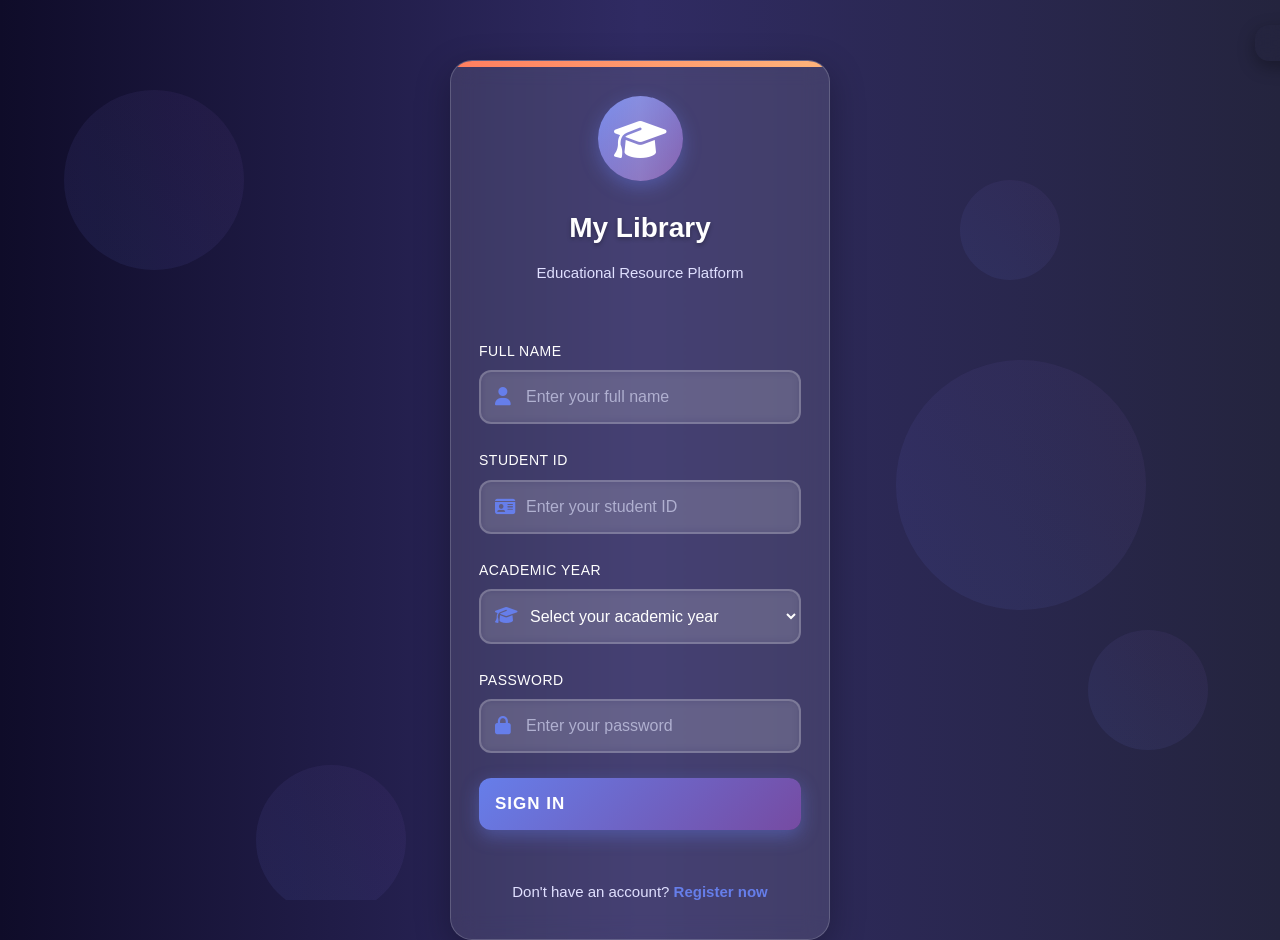
<file: index.html>
<!DOCTYPE html>
<html lang="en">
<head>
    <meta charset="UTF-8">
    <meta name="viewport" content="width=device-width, initial-scale=1.0">
    <title>My library | Educational Resource Library</title>
    <link rel="stylesheet" href="https://cdnjs.cloudflare.com/ajax/libs/font-awesome/6.4.0/css/all.min.css">
    <link rel="stylesheet" href="css/styles.css">
    <link rel="stylesheet" href="css/chat.css">
    <script>
        // Redirect to login if not authenticated
        document.addEventListener('DOMContentLoaded', function() {
            const currentUser = localStorage.getItem('currentUser');
            if (!currentUser) {
                window.location.href = 'login.html';
            }
        });
    </script>
</head>
<body>
    <!-- Theme Switcher -->
    <div class="theme-switcher">
        <button class="theme-btn" id="themeToggle">
            <i class="fas fa-palette"></i>
            <span>Themes</span>
        </button>
        <div class="theme-dropdown" id="themeDropdown">
            <button class="theme-option" data-theme="light">Light</button>
            <button class="theme-option" data-theme="dark">Dark</button>
            <button class="theme-option" data-theme="black">Black</button>
            <button class="theme-option" data-theme="modern-portfolio">Modern Portfolio</button>
        </div>
    </div>

    <div id="landing-page">
        <header>
            <div class="logo-container">
                <div class="logo">
                    <i class="fas fa-graduation-cap"></i>
                </div>
                <h1>My library</h1>
            </div>
            <p class="tagline">Discover, Download, and Collaborate on Educational Resources</p>
            
            <div class="search-container">
                <input type="text" placeholder="Search for resources, authors, or subjects...">
                <button><i class="fas fa-search"></i> Search</button>
            </div>
        </header>

        <nav>
            <a href="#"><i class="fas fa-home"></i> Home</a>
            <a href="#"><i class="fas fa-book"></i> Resources</a>
            <a href="#"><i class="fas fa-cloud-upload-alt"></i> Upload</a>
            <a href="#"><i class="fas fa-comments"></i> Community</a>
            <a href="#"><i class="fas fa-chalkboard-teacher"></i> Tutorials</a>
            <a href="#"><i class="fas fa-envelope"></i> Contact</a>
            <a href="login.html" id="login-nav-link"><i class="fas fa-sign-in-alt"></i> Login</a>
            <a href="register.html" id="register-nav-link"><i class="fas fa-user-plus"></i> Register</a>
            <a href="#" id="chat-nav-link"><i class="fas fa-comment-dots"></i> Chat</a>
        </nav>

        <div class="user-section">
            <div class="user-info">
                <div class="user-icon">
                    <i class="fas fa-user-graduate"></i>
                </div>
                <h2>Welcome</h2>
            </div>
            
            <div class="year-selector-container">
                <h2 class="year-selector-title">Select Your Academic Year</h2>
                <p class="year-selector-subtitle">Choose the appropriate year level for your current academic standing</p>
                
                <div class="years-container">
                    <div class="year-option" data-year="1">
                        <div class="year-number">1</div>
                        <div class="year-label">First Year</div>
                        <div class="year-description">Freshman students beginning their academic journey</div>
                    </div>
                    
                    <div class="year-option" data-year="2">
                        <div class="year-number">2</div>
                        <div class="year-label">Second Year</div>
                        <div class="year-description">Sophomore students building foundational knowledge</div>
                    </div>
                    
                    <div class="year-option" data-year="3">
                        <div class="year-number">3</div>
                        <div class="year-label">Third Year</div>
                        <div class="year-description">Junior students focusing on major-specific courses</div>
                    </div>
                    
                    <div class="year-option" data-year="4">
                        <div class="year-number">4</div>
                        <div class="year-label">Fourth Year</div>
                        <div class="year-description">Senior students preparing for graduation and career</div>
                    </div>
                </div>
                
                <div class="action-buttons">
                    <button class="btn-secondary" id="cancelBtn">Cancel</button>
                    <button class="btn-primary" id="confirmBtn">View Courses</button>
                </div>
            </div>
        </div>

        <div class="empty-state">
            <i class="fas fa-folder-open"></i>
            <h2>No Courses Available</h2>
            <p>Select your academic year to view available courses and resources for that year.</p>
        </div>

        <div class="stats">
            <h2>Our Impact in Numbers</h2>
            <div class="stats-container">
                <div class="stat-item">
                    <div class="stat-number">5,247</div>
                    <div class="stat-label">Resources Shared</div>
                </div>
                <div class="stat-item">
                    <div class="stat-number">28,931</div>
                    <div class="stat-label">Downloads</div>
                </div>
                <div class="stat-item">
                    <div class="stat-number">1,584</div>
                    <div class="stat-label">Active Contributors</div>
                </div>
            </div>
        </div>

        <footer>
            <p>My library - Open Education Resources Platform</p>
            <p>&copy; 2023 All rights reserved</p>
        </footer>
    </div>

    <div id="year-1-page" class="year-page">
        <div class="year-header">
            <h1 class="year-title">First Year Courses</h1>
            <p class="year-subtitle">Freshman students beginning their academic journey</p>
            <a href="#" class="back-button" data-back="landing-page">
                <i class="fas fa-arrow-left"></i> Back to Year Selection
            </a>
        </div>

        <div class="semester-options">
            <div class="semester-option" data-semester="1">
                <div class="semester-number">1</div>
                <div class="semester-label">First Semester</div>
                <div class="semester-courses">6 Courses</div>
            </div>
            <div class="semester-option" data-semester="2">
                <div class="semester-number">2</div>
                <div class="semester-label">Second Semester</div>
                <div class="semester-courses">7 Courses</div>
            </div>
        </div>

        <div class="year-courses">
            <div class="semester-content" id="year-1-semester-1-content">
                <div class="semester-section">
                    <h2 class="semester-title">Semester 1 Courses</h2>
                    <div class="course-list">
                        <div class="course-item">
                            <div class="course-code">CLANG</div>
                            <div class="course-name">C Language</div>
                            <div class="course-description">Fundamentals of programming using C language</div>
                            <div class="course-actions">
                                <a href="#" class="course-btn primary">View Resources</a>
                                <a href="#" class="course-btn secondary">Syllabus</a>
                                <a href="#" class="course-btn upload-btn">
                                    <i class="fas fa-upload"></i> Upload File
                                </a>
                            </div>
                        </div>
                        <div class="course-item">
                            <div class="course-code">IOT</div>
                            <div class="course-name">Internet of Things</div>
                            <div class="course-description">Introduction to IoT concepts and applications</div>
                            <div class="course-actions">
                                <a href="#" class="course-btn primary">View Resources</a>
                                <a href="#" class="course-btn secondary">Syllabus</a>
                                <a href="#" class="course-btn upload-btn">
                                    <i class="fas fa-upload"></i> Upload File
                                </a>
                            </div>
                        </div>
                        <div class="course-item">
                            <div class="course-code">COMM1</div>
                            <div class="course-name">Communication</div>
                            <div class="course-description">Effective communication skills</div>
                            <div class="course-actions">
                                <a href="#" class="course-btn primary">View Resources</a>
                                <a href="#" class="course-btn secondary">Syllabus</a>
                                <a href="#" class="course-btn upload-btn">
                                    <i class="fas fa-upload"></i> Upload File
                                </a>
                            </div>
                        </div>
                        <div class="course-item">
                            <div class="course-code">VMATH</div>
                            <div class="course-name">Vedic Math</div>
                            <div class="course-description">Ancient Indian mathematical techniques</div>
                            <div class="course-actions">
                                <a href="#" class="course-btn primary">View Resources</a>
                                <a href="#" class="course-btn secondary">Syllabus</a>
                                <a href="#" class="course-btn upload-btn">
                                    <i class="fas fa-upload"></i> Upload File
                                </a>
                            </div>
                        </div>
                        <div class="course-item">
                            <div class="course-code">DMATH</div>
                            <div class="course-name">Discrete Math</div>
                            <div class="course-description">Mathematical structures used in computer science</div>
                            <div class="course-actions">
                                <a href="#" class="course-btn primary">View Resources</a>
                                <a href="#" class="course-btn secondary">Syllabus</a>
                                <a href="#" class="course-btn upload-btn">
                                    <i class="fas fa-upload"></i> Upload File
                                </a>
                            </div>
                        </div>
                        <div class="course-item">
                            <div class="course-code">HVALUE</div>
                            <div class="course-name">Human Value</div>
                            <div class="course-description">Ethics and human values in professional life</div>
                            <div class="course-actions">
                                <a href="#" class="course-btn primary">View Resources</a>
                                <a href="#" class="course-btn secondary">Syllabus</a>
                                <a href="#" class="course-btn upload-btn">
                                    <i class="fas fa-upload"></i> Upload File
                                </a>
                            </div>
                        </div>
                    </div>
                </div>
            </div>
            
            <div class="semester-content" id="year-1-semester-2-content">
                <div class="semester-section">
                    <h2 class="semester-title">Semester 2 Courses</h2>
                    <div class="course-list">
                        <div class="course-item">
                            <div class="course-code">DDCA</div>
                            <div class="course-name">Digital Design and Computer Architecture</div>
                            <div class="course-description">Digital logic design and computer organization</div>
                            <div class="course-actions">
                                <a href="#" class="course-btn primary">View Resources</a>
                                <a href="#" class="course-btn secondary">Syllabus</a>
                                <a href="#" class="course-btn upload-btn">
                                    <i class="fas fa-upload"></i> Upload File
                                </a>
                            </div>
                        </div>
                        <div class="course-item">
                            <div class="course-code">BEEC</div>
                            <div class="course-name">Basic Electrical and Electronic Circuits</div>
                            <div class="course-description">Fundamentals of electrical and electronic circuits</div>
                            <div class="course-actions">
                                <a href="#" class="course-btn primary">View Resources</a>
                                <a href="#" class="course-btn secondary">Syllabus</a>
                                <a href="#" class="course-btn upload-btn">
                                    <i class="fas fa-upload"></i> Upload File
                                </a>
                            </div>
                        </div>
                        <div class="course-item">
                            <div class="course-code">DS</div>
                            <div class="course-name">Data Structure</div>
                            <div class="course-description">Advanced data structures and algorithms</div>
                            <div class="course-actions">
                                <a href="#" class="course-btn primary">View Resources</a>
                                <a href="#" class="course-btn secondary">Syllabus</a>
                                <a href="#" class="course-btn upload-btn">
                                    <i class="fas fa-upload"></i> Upload File
                                </a>
                            </div>
                        </div>
                        <div class="course-item">
                            <div class="course-code">LALG</div>
                            <div class="course-name">Linear Algebra</div>
                            <div class="course-description">Vector spaces, matrices, and linear transformations</div>
                            <div class="course-actions">
                                <a href="#" class="course-btn primary">View Resources</a>
                                <a href="#" class="course-btn secondary">Syllabus</a>
                                <a href="#" class="course-btn upload-btn">
                                    <i class="fas fa-upload"></i> Upload File
                                </a>
                            </div>
                        </div>
                        <div class="course-item">
                            <div class="course-code">COMM2</div>
                            <div class="course-name">Communication</div>
                            <div class="course-description">Advanced communication skills</div>
                            <div class="course-actions">
                                <a href="#" class="course-btn primary">View Resources</a>
                                <a href="#" class="course-btn secondary">Syllabus</a>
                                <a href="#" class="course-btn upload-btn">
                                    <i class="fas fa-upload"></i> Upload File
                                </a>
                            </div>
                        </div>
                        <div class="course-item">
                            <div class="course-code">ICON</div>
                            <div class="course-name">Indian Constitution</div>
                            <div class="course-description">Understanding the Indian Constitution and governance</div>
                            <div class="course-actions">
                                <a href="#" class="course-btn primary">View Resources</a>
                                <a href="#" class="course-btn secondary">Syllabus</a>
                                <a href="#" class="course-btn upload-btn">
                                    <i class="fas fa-upload"></i> Upload File
                                </a>
                            </div>
                        </div>
                        <div class="course-item">
                            <div class="course-code">SIL</div>
                            <div class="course-name">SIL</div>
                            <div class="course-description">Soft skills and life skills development</div>
                            <div class="course-actions">
                                <a href="#" class="course-btn primary">View Resources</a>
                                <a href="#" class="course-btn secondary">Syllabus</a>
                                <a href="#" class="course-btn upload-btn">
                                    <i class="fas fa-upload"></i> Upload File
                                </a>
                            </div>
                        </div>
                    </div>
                </div>
            </div>
        </div>
    </div>

    <div id="year-2-page" class="year-page">
        <div class="year-header">
            <h1 class="year-title">Second Year Courses</h1>
            <p class="year-subtitle">Sophomore students building foundational knowledge</p>
            <a href="#" class="back-button" data-back="landing-page">
                <i class="fas fa-arrow-left"></i> Back to Year Selection
            </a>
        </div>

        <div class="semester-options">
            <div class="semester-option" data-semester="1">
                <div class="semester-number">1</div>
                <div class="semester-label">First Semester</div>
                <div class="semester-courses">9 Courses</div>
            </div>
            <div class="semester-option" data-semester="2">
                <div class="semester-number">2</div>
                <div class="semester-label">Second Semester</div>
                <div class="semester-courses">2 Courses</div>
            </div>
        </div>

        <div class="year-courses">
            <div class="semester-content" id="year-2-semester-1-content">
                <div class="semester-section">
                    <h2 class="semester-title">Semester 1 Courses</h2>
                    <div class="course-list">
                        <div class="course-item">
                            <div class="course-code">DBMS</div>
                            <div class="course-name">Database Management Systems</div>
                            <div class="course-description">Concepts and design of database systems, SQL, normalization, transactions</div>
                            <div class="course-actions">
                                <a href="#" class="course-btn primary">View Resources</a>
                                <a href="#" class="course-btn secondary">Syllabus</a>
                                <a href="#" class="course-btn upload-btn">
                                    <i class="fas fa-upload"></i> Upload File
                                </a>
                            </div>
                        </div>
                        <div class="course-item">
                            <div class="course-code">CN</div>
                            <div class="course-name">Computer Network</div>
                            <div class="course-description">Network architecture, protocols, routing, and security</div>
                            <div class="course-actions">
                                <a href="#" class="course-btn primary">View Resources</a>
                                <a href="#" class="course-btn secondary">Syllabus</a>
                                <a href="#" class="course-btn upload-btn">
                                    <i class="fas fa-upload"></i> Upload File
                                </a>
                            </div>
                        </div>
                        <div class="course-item">
                            <div class="course-code">FE</div>
                            <div class="course-name">Front End</div>
                            <div class="course-description">HTML, CSS, JavaScript, and modern front-end frameworks</div>
                            <div class="course-actions">
                                <a href="#" class="course-btn primary">View Resources</a>
                                <a href="#" class="course-btn secondary">Syllabus</a>
                                <a href="#" class="course-btn upload-btn">
                                    <i class="fas fa-upload"></i> Upload File
                                </a>
                            </div>
                        </div>
                        <div class="course-item">
                            <div class="course-code">OOPS</div>
                            <div class="course-name">Object Oriented Programming using Java</div>
                            <div class="course-description">Principles of OOP, classes, objects, inheritance, polymorphism in Java</div>
                            <div class="course-actions">
                                <a href="#" class="course-btn primary">View Resources</a>
                                <a href="#" class="course-btn secondary">Syllabus</a>
                                <a href="#" class="course-btn upload-btn">
                                    <i class="fas fa-upload"></i> Upload File
                                </a>
                            </div>
                        </div>
                        <div class="course-item">
                            <div class="course-code">AIML</div>
                            <div class="course-name">Artificial Intelligence and Machine Learning</div>
                            <div class="course-description">Introduction to AI concepts, machine learning algorithms and applications</div>
                            <div class="course-actions">
                                <a href="#" class="course-btn primary">View Resources</a>
                                <a href="#" class="course-btn secondary">Syllabus</a>
                                <a href="#" class="course-btn upload-btn">
                                    <i class="fas fa-upload"></i> Upload File
                                </a>
                            </div>
                        </div>
                        <div class="course-item">
                            <div class="course-code">DA</div>
                            <div class="course-name">Data Analytics</div>
                            <div class="course-description">Data analysis techniques, visualization, and interpretation</div>
                            <div class="course-actions">
                                <a href="#" class="course-btn primary">View Resources</a>
                                <a href="#" class="course-btn secondary">Syllabus</a>
                                <a href="#" class="course-btn upload-btn">
                                    <i class="fas fa-upload"></i> Upload File
                                </a>
                            </div>
                        </div>
                        <div class="course-item">
                            <div class="course-code">PC</div>
                            <div class="course-name">Processor and Controller</div>
                            <div class="course-description">Microprocessor architecture, instruction sets, and controller design</div>
                            <div class="course-actions">
                                <a href="#" class="course-btn primary">View Resources</a>
                                <a href="#" class="course-btn secondary">Syllabus</a>
                                <a href="#" class="course-btn upload-btn">
                                    <i class="fas fa-upload"></i> Upload File
                                </a>
                            </div>
                        </div>
                        <div class="course-item">
                            <div class="course-code">MO</div>
                            <div class="course-name">Mathematical Optimization</div>
                            <div class="course-description">Linear programming, optimization techniques and applications</div>
                            <div class="course-actions">
                                <a href="#" class="course-btn primary">View Resources</a>
                                <a href="#" class="course-btn secondary">Syllabus</a>
                                <a href="#" class="course-btn upload-btn">
                                    <i class="fas fa-upload"></i> Upload File
                                </a>
                            </div>
                        </div>
                        <div class="course-item">
                            <div class="course-code">JL</div>
                            <div class="course-name">Japanese Language</div>
                            <div class="course-description">Introduction to Japanese language, writing systems, and culture</div>
                            <div class="course-actions">
                                <a href="#" class="course-btn primary">View Resources</a>
                                <a href="#" class="course-btn secondary">Syllabus</a>
                                <a href="#" class="course-btn upload-btn">
                                    <i class="fas fa-upload"></i> Upload File
                                </a>
                            </div>
                        </div>
                    </div>
                </div>
            </div>
            
            <div class="semester-content" id="year-2-semester-2-content">
                <div class="semester-section">
                    <h2 class="semester-title">Semester 2 Courses</h2>
                    <div class="course-list">
                        <div class="course-item">
                            <div class="course-code">OS</div>
                            <div class="course-name">Operating System</div>
                            <div class="course-description">Process management, memory management, file systems, and security</div>
                            <div class="course-actions">
                                <a href="#" class="course-btn primary">View Resources</a>
                                <a href="#" class="course-btn secondary">Syllabus</a>
                                <a href="#" class="course-btn upload-btn">
                                    <i class="fas fa-upload"></i> Upload File
                                </a>
                            </div>
                        </div>
                        <div class="course-item">
                            <div class="course-code">PROB</div>
                            <div class="course-name">Probability</div>
                            <div class="course-description">Probability theory, distributions, and statistical inference</div>
                            <div class="course-actions">
                                <a href="#" class="course-btn primary">View Resources</a>
                                <a href="#" class="course-btn secondary">Syllabus</a>
                                <a href="#" class="course-btn upload-btn">
                                    <i class="fas fa-upload"></i> Upload File
                                </a>
                            </div>
                        </div>
                        <div class="course-item">
                            <div class="course-code">SIL</div>
                            <div class="course-name">social immersive learning</div>
                            <div class="course-description">student activity<br></div>
                            <div class="course-actions">
                                <a href="#" class="course-btn primary">View Resources</a>
                                <a href="#" class="course-btn secondary">Syllabus</a>
                                <a href="#" class="course-btn upload-btn">
                                    <i class="fas fa-upload"></i> Upload File
                                </a>
                            </div>
                        </div>
                    </div>
                </div>
            </div>
        </div>
    </div>

    <div id="year-3-page" class="year-page">
        <div class="year-header">
            <h1 class="year-title">Third Year Courses</h1>
            <p class="year-subtitle">Junior students focusing on major-specific courses</p>
            <a href="#" class="back-button" data-back="landing-page">
                <i class="fas fa-arrow-left"></i> Back to Year Selection
            </a>
        </div>

        <div class="semester-options">
            <div class="semester-option" data-semester="1">
                <div class="semester-number">1</div>
                <div class="semester-label">First Semester</div>
                <div class="semester-courses">3 Courses</div>
            </div>
            <div class="semester-option" data-semester="2">
                <div class="semester-number">2</div>
                <div class="semester-label">Second Semester</div>
                <div class="semester-courses">3 Courses</div>
            </div>
        </div>

        <div class="year-courses">
            <div class="semester-content" id="year-3-semester-1-content">
                <div class="semester-section">
                    <h2 class="semester-title">Semester 1 Courses</h2>
                    <div class="course-list">
                        <div class="course-item">
                            <div class="course-code">CS301</div>
                            <div class="course-name">Software Engineering</div>
                            <div class="course-description">Principles of modern software development, testing, and maintenance.</div>
                            <div class="course-actions">
                                <a href="#" class="course-btn primary">View Resources</a>
                                <a href="#" class="course-btn secondary">Syllabus</a>
                                <a href="#" class="course-btn upload-btn">
                                    <i class="fas fa-upload"></i> Upload File
                                </a>
                            </div>
                        </div>
                        <div class="course-item">
                            <div class="course-code">MATH301</div>
                            <div class="course-name">Linear Algebra</div>
                            <div class="course-description">Vector spaces, linear transformations, matrices, and eigenvalues.</div>
                            <div class="course-actions">
                                <a href="#" class="course-btn primary">View Resources</a>
                                <a href="#" class="course-btn secondary">Syllabus</a>
                                <a href="#" class="course-btn upload-btn">
                                    <i class="fas fa-upload"></i> Upload File
                                </a>
                            </div>
                        </div>
                        <div class="course-item">
                            <div class="course-code">ENG301</div>
                            <div class="course-name">Technical Writing</div>
                            <div class="course-description">Effective communication of complex technical information.</div>
                            <div class="course-actions">
                                <a href="#" class="course-btn primary">View Resources</a>
                                <a href="#" class="course-btn secondary">Syllabus</a>
                                <a href="#" class="course-btn upload-btn">
                                    <i class="fas fa-upload"></i> Upload File
                                </a>
                            </div>
                        </div>
                    </div>
                </div>
            </div>
            
            <div class="semester-content" id="year-3-semester-2-content">
                <div class="semester-section">
                    <h2 class="semester-title">Semester 2 Courses</h2>
                    <div class="course-list">
                        <div class="course-item">
                            <div class="course-code">CS302</div>
                            <div class="course-name">Artificial Intelligence</div>
                            <div class="course-description">Introduction to AI, machine learning, and basic neural networks.</div>
                            <div class="course-actions">
                                <a href="#" class="course-btn primary">View Resources</a>
                                <a href="#" class="course-btn secondary">Syllabus</a>
                                <a href="#" class="course-btn upload-btn">
                                    <i class="fas fa-upload"></i> Upload File
                                </a>
                            </div>
                        </div>
                        <div class="course-item">
                            <div class="course-code">CS303</div>
                            <div class="course-name">Web Development II</div>
                            <div class="course-description">Advanced front-end frameworks and back-end integration.</div>
                            <div class="course-actions">
                                <a href="#" class="course-btn primary">View Resources</a>
                                <a href="#" class="course-btn secondary">Syllabus</a>
                                <a href="#" class="course-btn upload-btn">
                                    <i class="fas fa-upload"></i> Upload File
                                </a>
                            </div>
                        </div>
                        <div class="course-item">
                            <div class="course-code">BIO301</div>
                            <div class="course-name">Bioinformatics (Elective)</div>
                            <div class="course-description">Using computational tools to analyze biological data.</div>
                            <div class="course-actions">
                                <a href="#" class="course-btn primary">View Resources</a>
                                <a href="#" class="course-btn secondary">Syllabus</a>
                                <a href="#" class="course-btn upload-btn">
                                    <i class="fas fa-upload"></i> Upload File
                                </a>
                            </div>
                        </div>
                    </div>
                </div>
            </div>
        </div>
    </div>

    <div id="year-4-page" class="year-page">
        <div class="year-header">
            <h1 class="year-title">Fourth Year Courses</h1>
            <p class="year-subtitle">Senior students preparing for graduation and career</p>
            <a href="#" class="back-button" data-back="landing-page">
                <i class="fas fa-arrow-left"></i> Back to Year Selection
            </a>
        </div>

        <div class="semester-options">
            <div class="semester-option" data-semester="1">
                <div class="semester-number">1</div>
                <div class="semester-label">First Semester</div>
                <div class="semester-courses">2 Courses</div>
            </div>
            <div class="semester-option" data-semester="2">
                <div class="semester-number">2</div>
                <div class="semester-label">Second Semester</div>
                <div class="semester-courses">2 Courses</div>
            </div>
        </div>

        <div class="year-courses">
            <div class="semester-content" id="year-4-semester-1-content">
                <div class="semester-section">
                    <h2 class="semester-title">Semester 1 Courses</h2>
                    <div class="course-list">
                        <div class="course-item">
                            <div class="course-code">CS401</div>
                            <div class="course-name">Capstone Project I (Research)</div>
                            <div class="course-description">Defining and initiating the final year project.</div>
                            <div class="course-actions">
                                <a href="#" class="course-btn primary">View Resources</a>
                                <a href="#" class="course-btn secondary">Syllabus</a>
                                <a href="#" class="course-btn upload-btn">
                                    <i class="fas fa-upload"></i> Upload File
                                </a>
                            </div>
                        </div>
                        <div class="course-item">
                            <div class="course-code">CS402</div>
                            <div class="course-name">Advanced Data Science</div>
                            <div class="course-description">Deep dive into large-scale data processing and analysis.</div>
                            <div class="course-actions">
                                <a href="#" class="course-btn primary">View Resources</a>
                                <a href="#" class="course-btn secondary">Syllabus</a>
                                <a href="#" class="course-btn upload-btn">
                                    <i class="fas fa-upload"></i> Upload File
                                </a>
                            </div>
                        </div>
                    </div>
                </div>
            </div>
            
            <div class="semester-content" id="year-4-semester-2-content">
                <div class="semester-section">
                    <h2 class="semester-title">Semester 2 Courses</h2>
                    <div class="course-list">
                        <div class="course-item">
                            <div class="course-code">CS403</div>
                            <div class="course-name">Capstone Project II (Development)</div>
                            <div class="course-description">Implementation and defense of the final year project.</div>
                            <div class="course-actions">
                                <a href="#" class="course-btn primary">View Resources</a>
                                <a href="#" class="course-btn secondary">Syllabus</a>
                                <a href="#" class="course-btn upload-btn">
                                    <i class="fas fa-upload"></i> Upload File
                                </a>
                            </div>
                        </div>
                        <div class="course-item">
                            <div class="course-code">ETH401</div>
                            <div class="course-name">Professional Ethics in Tech</div>
                            <div class="course-description">Case studies in data privacy, bias, and social impact.</div>
                            <div class="course-actions">
                                <a href="#" class="course-btn primary">View Resources</a>
                                <a href="#" class="course-btn secondary">Syllabus</a>
                                <a href="#" class="course-btn upload-btn">
                                    <i class="fas fa-upload"></i> Upload File
                                </a>
                            </div>
                        </div>
                    </div>
                </div>
            </div>
        </div>
    </div>

    <script src="js/script.js"></script>
    <script src="js/chat.js"></script>
    <script src="js/animations.js"></script>
    <script src="js/auth.js"></script>
    
    <!-- Database Scripts -->
    <script src="database/db.js"></script>
    <script src="database/courseDb.js"></script>
    <script src="database/demo.js"></script>
    <script src="database/utils.js"></script>
    
    <!-- Chat Container -->
    <div id="chat-container">
        <div id="chat-header">
            <span id="chat-title">Library Assistant</span>
            <button id="chat-close">&times;</button>
        </div>
        <div id="chat-messages">
            <!-- Messages will be added here dynamically -->
        </div>
        <div id="chat-input-container">
            <input type="text" id="chat-input" placeholder="Type your message...">
            <button id="chat-send">
                <i class="fas fa-paper-plane"></i>
            </button>
        </div>
    </div>
    
    <!-- Chat Toggle Button -->
    <button id="chat-toggle">
        <i class="fas fa-comment-dots"></i>
    </button>
</body>
</html>
</file>
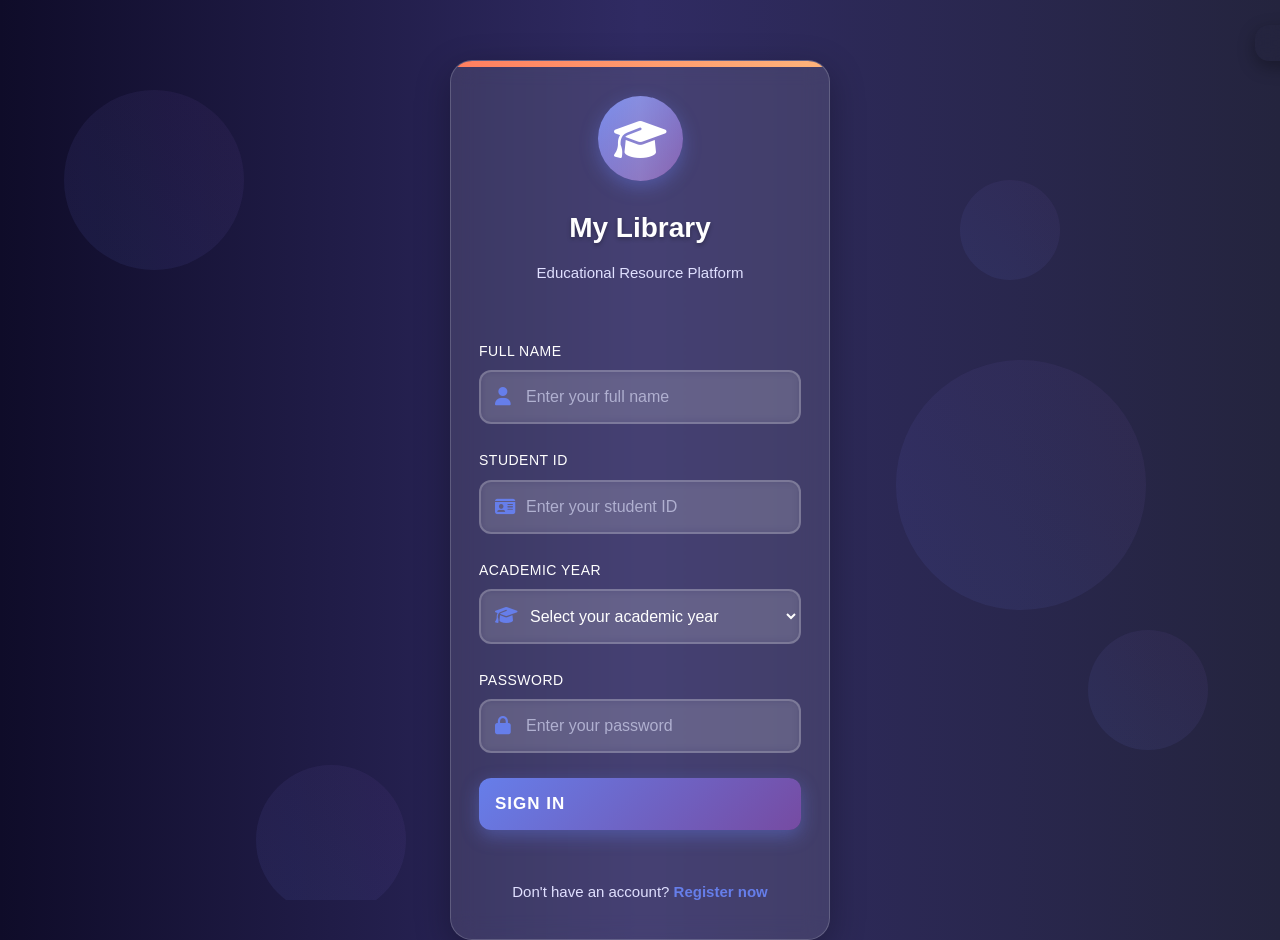
<file: admin.html>
<!DOCTYPE html>
<html lang="en">
<head>
    <meta charset="UTF-8">
    <meta name="viewport" content="width=device-width, initial-scale=1.0">
    <title>Admin Dashboard | My Library</title>
    <link rel="stylesheet" href="https://cdnjs.cloudflare.com/ajax/libs/font-awesome/6.4.0/css/all.min.css">
    <style>
        * {
            margin: 0;
            padding: 0;
            box-sizing: border-box;
            font-family: 'Segoe UI', Tahoma, Geneva, Verdana, sans-serif;
        }

        body {
            background: linear-gradient(135deg, #1a2a6c, #b21f1f, #1a2a6c);
            background-size: 400% 400%;
            animation: gradientBG 15s ease infinite;
            color: #333;
            min-height: 100vh;
            padding: 20px;
            background-attachment: fixed;
        }

        @keyframes gradientBG {
            0% { background-position: 0% 50%; }
            50% { background-position: 100% 50%; }
            100% { background-position: 0% 50%; }
        }

        .container {
            max-width: 1200px;
            margin: 0 auto;
        }

        /* Header Styles */
        header {
            display: flex;
            justify-content: space-between;
            align-items: center;
            padding: 20px 0;
            margin-bottom: 30px;
            border-bottom: 1px solid rgba(255, 255, 255, 0.3);
        }

        .logo {
            display: flex;
            align-items: center;
            gap: 15px;
        }

        .logo i {
            font-size: 2.5rem;
            color: #ffd700;
            text-shadow: 0 0 15px rgba(255, 215, 0, 0.7);
            animation: pulse 2s infinite;
        }

        @keyframes pulse {
            0% { transform: scale(1); }
            50% { transform: scale(1.1); }
            100% { transform: scale(1); }
        }

        .logo h1 {
            font-size: 2rem;
            font-weight: 800;
            color: white;
            text-shadow: 0 2px 10px rgba(0, 0, 0, 0.3);
            background: linear-gradient(45deg, #ffd700, #ffaa00, #ffd700);
            -webkit-background-clip: text;
            -webkit-text-fill-color: transparent;
            background-clip: text;
        }

        .user-info {
            display: flex;
            align-items: center;
            gap: 15px;
        }

        .user-avatar {
            width: 50px;
            height: 50px;
            border-radius: 50%;
            background: linear-gradient(45deg, #ff9a9e, #fad0c4);
            display: flex;
            align-items: center;
            justify-content: center;
            font-size: 1.2rem;
            color: #6b4a4a;
            box-shadow: 0 4px 15px rgba(0, 0, 0, 0.3);
            position: relative;
            overflow: hidden;
        }

        .user-avatar::before {
            content: '';
            position: absolute;
            top: -50%;
            left: -50%;
            width: 200%;
            height: 200%;
            background: linear-gradient(45deg, transparent, rgba(255, 255, 255, 0.3), transparent);
            transform: rotate(45deg);
            animation: shine 3s infinite;
        }

        @keyframes shine {
            0% { transform: rotate(45deg) translate(-50%, -50%); }
            100% { transform: rotate(45deg) translate(150%, 150%); }
        }

        .logout-btn {
            background: linear-gradient(45deg, #ff416c, #ff4b2b);
            color: white;
            border: none;
            padding: 12px 25px;
            border-radius: 30px;
            cursor: pointer;
            transition: all 0.4s cubic-bezier(0.68, -0.55, 0.265, 1.55);
            font-weight: 600;
            box-shadow: 0 5px 15px rgba(255, 65, 108, 0.4);
            display: flex;
            align-items: center;
            gap: 10px;
            position: relative;
            overflow: hidden;
        }

        .logout-btn::before {
            content: '';
            position: absolute;
            top: 0;
            left: -100%;
            width: 100%;
            height: 100%;
            background: linear-gradient(90deg, transparent, rgba(255, 255, 255, 0.2), transparent);
            transition: 0.5s;
        }

        .logout-btn:hover {
            transform: translateY(-3px) scale(1.05);
            box-shadow: 0 8px 25px rgba(255, 65, 108, 0.6);
        }

        .logout-btn:hover::before {
            left: 100%;
        }

        /* Dashboard Stats */
        .dashboard-stats {
            display: grid;
            grid-template-columns: repeat(auto-fit, minmax(240px, 1fr));
            gap: 25px;
            margin-bottom: 35px;
        }

        .stat-card {
            background: rgba(255, 255, 255, 0.95);
            border-radius: 20px;
            padding: 25px;
            box-shadow: 0 10px 30px rgba(0, 0, 0, 0.2);
            border: 1px solid rgba(255, 255, 255, 0.2);
            backdrop-filter: blur(10px);
            transition: all 0.5s cubic-bezier(0.175, 0.885, 0.32, 1.275);
            position: relative;
            overflow: hidden;
            transform-style: preserve-3d;
            perspective: 1000px;
        }

        .stat-card::before {
            content: '';
            position: absolute;
            top: 0;
            left: 0;
            width: 100%;
            height: 5px;
            background: linear-gradient(90deg, #667eea, #764ba2);
        }

        .stat-card:hover {
            transform: translateY(-10px) rotateY(5deg);
            box-shadow: 0 15px 40px rgba(0, 0, 0, 0.3);
        }

        .stat-card:nth-child(1)::before {
            background: linear-gradient(90deg, #ff9a9e, #fad0c4);
        }

        .stat-card:nth-child(2)::before {
            background: linear-gradient(90deg, #a1c4fd, #c2e9fb);
        }

        .stat-card:nth-child(3)::before {
            background: linear-gradient(90deg, #ffecd2, #fcb69f);
        }

        .stat-card:nth-child(4)::before {
            background: linear-gradient(90deg, #84fab0, #8fd3f4);
        }

        .stat-icon {
            width: 60px;
            height: 60px;
            border-radius: 15px;
            display: flex;
            align-items: center;
            justify-content: center;
            font-size: 1.5rem;
            margin-bottom: 15px;
            box-shadow: 0 5px 15px rgba(0, 0, 0, 0.1);
        }

        .stat-card:nth-child(1) .stat-icon {
            background: linear-gradient(45deg, #ff9a9e, #fad0c4);
            color: #6b4a4a;
        }

        .stat-card:nth-child(2) .stat-icon {
            background: linear-gradient(45deg, #a1c4fd, #c2e9fb);
            color: #2c5a8a;
        }

        .stat-card:nth-child(3) .stat-icon {
            background: linear-gradient(45deg, #ffecd2, #fcb69f);
            color: #8a5a2c;
        }

        .stat-card:nth-child(4) .stat-icon {
            background: linear-gradient(45deg, #84fab0, #8fd3f4);
            color: #2c8a5a;
        }

        .stat-card h3 {
            font-size: 1.1rem;
            color: #666;
            margin-bottom: 12px;
            font-weight: 600;
        }

        .stat-card .value {
            font-size: 2.5rem;
            font-weight: 800;
            color: #333;
            background: linear-gradient(45deg, #667eea, #764ba2);
            -webkit-background-clip: text;
            -webkit-text-fill-color: transparent;
            background-clip: text;
        }

        /* Section Title */
        .section-title {
            font-size: 1.6rem;
            margin: 40px 0 30px;
            color: white;
            display: flex;
            align-items: center;
            gap: 15px;
            font-weight: 800;
            text-shadow: 0 2px 10px rgba(0, 0, 0, 0.3);
        }

        .section-title i {
            background: linear-gradient(45deg, #ffd700, #ffaa00);
            -webkit-background-clip: text;
            -webkit-text-fill-color: transparent;
            background-clip: text;
            font-size: 1.5rem;
        }

        /* Users Table */
        .users-table-container {
            background: rgba(255, 255, 255, 0.98);
            border-radius: 20px;
            box-shadow: 0 15px 50px rgba(0, 0, 0, 0.3);
            overflow: hidden;
            backdrop-filter: blur(10px);
            border: 1px solid rgba(255, 255, 255, 0.3);
            transform: translateZ(0);
        }

        .table-header {
            padding: 25px;
            display: flex;
            justify-content: space-between;
            align-items: center;
            border-bottom: 2px solid #eee;
            background: linear-gradient(45deg, #f8f9fa, #e9ecef);
        }

        .table-header h3 {
            margin: 0;
            font-size: 1.4rem;
            color: #333;
            font-weight: 800;
        }

        .search-box {
            display: flex;
            align-items: center;
            background: white;
            border-radius: 30px;
            padding: 12px 20px;
            width: 300px;
            box-shadow: 0 5px 15px rgba(0, 0, 0, 0.1);
            border: 2px solid #e9ecef;
            transition: all 0.3s ease;
        }

        .search-box:focus-within {
            border-color: #667eea;
            box-shadow: 0 5px 20px rgba(102, 126, 234, 0.2);
        }

        .search-box i {
            color: #667eea;
            margin-right: 12px;
            font-size: 1.2rem;
        }

        .search-box input {
            border: none;
            outline: none;
            width: 100%;
            font-size: 1rem;
            background: transparent;
            color: #333;
        }

        .search-box input::placeholder {
            color: #aaa;
        }

        .users-table {
            width: 100%;
            max-height: 500px;
            overflow-y: auto;
        }

        .users-table::-webkit-scrollbar {
            width: 10px;
        }

        .users-table::-webkit-scrollbar-track {
            background: #f1f1f1;
            border-radius: 5px;
        }

        .users-table::-webkit-scrollbar-thumb {
            background: linear-gradient(45deg, #667eea, #764ba2);
            border-radius: 5px;
        }

        .users-table::-webkit-scrollbar-thumb:hover {
            background: linear-gradient(45deg, #764ba2, #667eea);
        }

        .users-table table {
            width: 100%;
            border-collapse: collapse;
        }

        .users-table th {
            background: linear-gradient(45deg, #f8f9fa, #e9ecef);
            padding: 18px 22px;
            text-align: left;
            font-weight: 700;
            color: #444;
            font-size: 1rem;
            position: sticky;
            top: 0;
            border-bottom: 2px solid #ddd;
            text-transform: uppercase;
            letter-spacing: 0.5px;
        }

        .users-table td {
            padding: 18px 22px;
            border-bottom: 1px solid #eee;
            font-size: 1rem;
            color: #555;
            transition: all 0.2s ease;
        }

        .users-table tr:last-child td {
            border-bottom: none;
        }

        .users-table tr:hover {
            background: linear-gradient(90deg, rgba(102, 126, 234, 0.08), rgba(118, 75, 162, 0.08));
            transform: scale(1.01);
        }

        .password-cell {
            font-family: 'Courier New', monospace;
            background: linear-gradient(45deg, #fff5f5, #ffeaea);
            padding: 6px 15px;
            border-radius: 25px;
            color: #e53e3e;
            font-weight: 700;
            font-size: 1rem;
            display: inline-block;
            box-shadow: 0 3px 10px rgba(229, 62, 62, 0.15);
            border: 1px solid #fed7d7;
        }

        /* Action Buttons */
        .actions-cell {
            display: flex;
            gap: 12px;
        }

        .action-btn {
            padding: 10px 18px;
            border-radius: 25px;
            cursor: pointer;
            transition: all 0.3s cubic-bezier(0.4, 0, 0.2, 1);
            font-size: 0.95rem;
            border: none;
            font-weight: 600;
            display: flex;
            align-items: center;
            gap: 8px;
            box-shadow: 0 3px 10px rgba(0, 0, 0, 0.15);
            position: relative;
            overflow: hidden;
        }

        .action-btn::before {
            content: '';
            position: absolute;
            top: 0;
            left: -100%;
            width: 100%;
            height: 100%;
            background: linear-gradient(90deg, transparent, rgba(255, 255, 255, 0.3), transparent);
            transition: 0.5s;
        }

        .action-btn:hover::before {
            left: 100%;
        }

        .edit-btn {
            background: linear-gradient(45deg, #4facfe, #00f2fe);
            color: white;
        }

        .edit-btn:hover {
            transform: translateY(-3px);
            box-shadow: 0 6px 20px rgba(79, 172, 254, 0.5);
        }

        .delete-btn {
            background: linear-gradient(45deg, #ff6b6b, #ff8e53);
            color: white;
        }

        .delete-btn:hover {
            transform: translateY(-3px);
            box-shadow: 0 6px 20px rgba(255, 107, 107, 0.5);
        }

        /* Notification */
        .notification {
            position: fixed;
            top: 30px;
            right: 30px;
            padding: 20px 30px;
            border-radius: 15px;
            color: white;
            font-weight: 600;
            font-size: 1.1rem;
            z-index: 1000;
            transform: translateX(100%);
            transition: transform 0.5s cubic-bezier(0.68, -0.55, 0.265, 1.55);
            box-shadow: 0 10px 30px rgba(0, 0, 0, 0.2);
            display: flex;
            align-items: center;
            gap: 15px;
            backdrop-filter: blur(10px);
            border: 1px solid rgba(255, 255, 255, 0.2);
        }

        .notification.show {
            transform: translateX(0);
        }

        .notification.success {
            background: linear-gradient(45deg, #00b09b, #96c93d);
        }

        .notification.error {
            background: linear-gradient(45deg, #ff416c, #ff4b2b);
        }

        /* Floating Elements */
        .floating-element {
            position: fixed;
            width: 100px;
            height: 100px;
            border-radius: 50%;
            background: rgba(255, 255, 255, 0.1);
            backdrop-filter: blur(5px);
            border: 1px solid rgba(255, 255, 255, 0.2);
            z-index: -1;
            animation: float 15s infinite ease-in-out;
        }

        .floating-element:nth-child(1) {
            top: 10%;
            left: 5%;
            animation-delay: 0s;
            width: 80px;
            height: 80px;
        }

        .floating-element:nth-child(2) {
            top: 70%;
            left: 85%;
            animation-delay: 2s;
            width: 120px;
            height: 120px;
        }

        .floating-element:nth-child(3) {
            top: 40%;
            left: 70%;
            animation-delay: 4s;
            width: 60px;
            height: 60px;
        }

        @keyframes float {
            0%, 100% { transform: translate(0, 0) rotate(0deg); }
            25% { transform: translate(20px, 30px) rotate(90deg); }
            50% { transform: translate(40px, -20px) rotate(180deg); }
            75% { transform: translate(-30px, 40px) rotate(270deg); }
        }

        /* Responsive Design */
        @media (max-width: 768px) {
            body {
                padding: 15px;
            }
            
            header {
                flex-direction: column;
                gap: 25px;
                text-align: center;
            }
            
            .dashboard-stats {
                grid-template-columns: 1fr 1fr;
            }
            
            .table-header {
                flex-direction: column;
                gap: 20px;
                align-items: flex-start;
            }
            
            .search-box {
                width: 100%;
            }
            
            .users-table {
                overflow-x: auto;
            }
            
            .users-table table {
                min-width: 800px;
            }
        }

        @media (max-width: 480px) {
            .dashboard-stats {
                grid-template-columns: 1fr;
            }
            
            .users-table th,
            .users-table td {
                padding: 14px 18px;
            }
            
            .action-btn {
                padding: 8px 15px;
                font-size: 0.9rem;
            }
            
            .stat-card .value {
                font-size: 2rem;
            }
        }
    </style>
</head>
<body>
    <!-- Floating decorative elements -->
    <div class="floating-element"></div>
    <div class="floating-element"></div>
    <div class="floating-element"></div>

    <div class="container">
        <header>
            <div class="logo">
                <i class="fas fa-graduation-cap"></i>
                <h1>Admin Dashboard</h1>
            </div>
            <div class="user-info">
                <div class="user-avatar">
                    <i class="fas fa-user-shield"></i>
                </div>
                <div>
                    <div id="admin-name" style="color: white; font-weight: 700; font-size: 1.1rem;">Admin User</div>
                    <div id="admin-id" style="font-size: 0.95rem; color: rgba(255, 255, 255, 0.9);">admin</div>
                </div>
                <button class="logout-btn" id="logoutBtn">
                    <i class="fas fa-sign-out-alt"></i> Logout
                </button>
            </div>
        </header>

        <div class="dashboard-stats">
            <div class="stat-card">
                <div class="stat-icon">
                    <i class="fas fa-users"></i>
                </div>
                <h3>Total Users</h3>
                <div class="value" id="totalUsers">0</div>
            </div>
            <div class="stat-card">
                <div class="stat-icon">
                    <i class="fas fa-user-graduate"></i>
                </div>
                <h3>First Year</h3>
                <div class="value" id="firstYearUsers">0</div>
            </div>
            <div class="stat-card">
                <div class="stat-icon">
                    <i class="fas fa-user-graduate"></i>
                </div>
                <h3>Second Year</h3>
                <div class="value" id="secondYearUsers">0</div>
            </div>
            <div class="stat-card">
                <div class="stat-icon">
                    <i class="fas fa-user-graduate"></i>
                </div>
                <h3>Third Year</h3>
                <div class="value" id="thirdYearUsers">0</div>
            </div>
        </div>

        <h2 class="section-title">
            <i class="fas fa-users-cog"></i>
            User Management
        </h2>

        <div class="users-table-container">
            <div class="table-header">
                <h3>All Users</h3>
                <div class="search-box">
                    <i class="fas fa-search"></i>
                    <input type="text" id="searchInput" placeholder="Search users...">
                </div>
            </div>
            <div class="users-table">
                <table>
                    <thead>
                        <tr>
                            <th>Name</th>
                            <th>Student ID</th>
                            <th>Academic Year</th>
                            <th>Password</th>
                            <th>Registration Date</th>
                            <th>Last Login</th>
                            <th>Actions</th>
                        </tr>
                    </thead>
                    <tbody id="usersTableBody">
                        <!-- User data will be populated here -->
                    </tbody>
                </table>
            </div>
        </div>
    </div>

    <div id="notification" class="notification"></div>

    <script>
        // Check if user is logged in and is admin
        document.addEventListener('DOMContentLoaded', function() {
            const currentUser = JSON.parse(localStorage.getItem('currentUser'));
            
            // Check if user is logged in
            if (!currentUser) {
                window.location.href = 'login.html';
                return;
            }
            
            // Check if user is admin
            if (currentUser.studentId !== 'admin') {
                // Redirect regular users to index
                window.location.href = 'index.html';
                return;
            }
            
            // Display admin info
            document.getElementById('admin-name').textContent = currentUser.name;
            document.getElementById('admin-id').textContent = currentUser.studentId;
            
            // Load user data
            loadUserData();
            
            // Set up logout button
            document.getElementById('logoutBtn').addEventListener('click', function() {
                localStorage.removeItem('currentUser');
                window.location.href = 'login.html';
            });
            
            // Set up search functionality
            document.getElementById('searchInput').addEventListener('input', function(e) {
                const searchTerm = e.target.value.toLowerCase();
                filterUsers(searchTerm);
            });
        });

        // Load and display user data
        function loadUserData() {
            try {
                const users = JSON.parse(localStorage.getItem('users') || '[]');
                const tbody = document.getElementById('usersTableBody');
                tbody.innerHTML = '';
                
                // Update stats
                updateStats(users);
                
                // Display users (excluding admin)
                users.forEach(user => {
                    if (user.studentId !== 'admin') {
                        const row = document.createElement('tr');
                        row.innerHTML = `
                            <td>${user.name}</td>
                            <td>${user.studentId}</td>
                            <td>Year ${user.year}</td>
                            <td><span class="password-cell">${user.password}</span></td>
                            <td>${formatDate(user.registered)}</td>
                            <td>${user.lastLogin ? formatDate(user.lastLogin) : 'Never'}</td>
                            <td class="actions-cell">
                                <button class="action-btn edit-btn" onclick="editUser('${user.id}')">
                                    <i class="fas fa-edit"></i> Edit
                                </button>
                                <button class="action-btn delete-btn" onclick="deleteUser('${user.id}')">
                                    <i class="fas fa-trash"></i> Delete
                                </button>
                            </td>
                        `;
                        tbody.appendChild(row);
                    }
                });
            } catch (error) {
                showNotification('Error loading user data: ' + error.message, 'error');
            }
        }

        // Filter users based on search term
        function filterUsers(searchTerm) {
            const rows = document.querySelectorAll('#usersTableBody tr');
            rows.forEach(row => {
                const text = row.textContent.toLowerCase();
                if (text.includes(searchTerm)) {
                    row.style.display = '';
                } else {
                    row.style.display = 'none';
                }
            });
        }

        // Update dashboard stats
        function updateStats(users) {
            const totalUsers = users.filter(user => user.studentId !== 'admin').length;
            document.getElementById('totalUsers').textContent = totalUsers;
            
            const firstYear = users.filter(user => user.year === '1' && user.studentId !== 'admin').length;
            document.getElementById('firstYearUsers').textContent = firstYear;
            
            const secondYear = users.filter(user => user.year === '2' && user.studentId !== 'admin').length;
            document.getElementById('secondYearUsers').textContent = secondYear;
            
            const thirdYear = users.filter(user => user.year === '3' && user.studentId !== 'admin').length;
            document.getElementById('thirdYearUsers').textContent = thirdYear;
        }

        // Format date for display
        function formatDate(dateString) {
            if (!dateString) return 'N/A';
            const date = new Date(dateString);
            return date.toLocaleDateString() + ' ' + date.toLocaleTimeString([], {hour: '2-digit', minute:'2-digit'});
        }

        // Edit user function
        function editUser(userId) {
            showNotification('Edit user functionality would be implemented here', 'success');
        }

        // Delete user function
        function deleteUser(userId) {
            if (confirm('Are you sure you want to delete this user?')) {
                try {
                    let users = JSON.parse(localStorage.getItem('users') || '[]');
                    users = users.filter(user => user.id !== userId);
                    localStorage.setItem('users', JSON.stringify(users));
                    showNotification('User deleted successfully', 'success');
                    loadUserData();
                } catch (error) {
                    showNotification('Error deleting user: ' + error.message, 'error');
                }
            }
        }

        // Show notification
        function showNotification(message, type) {
            const notification = document.getElementById('notification');
            notification.textContent = message;
            notification.className = 'notification ' + type;
            notification.classList.add('show');
            
            setTimeout(() => {
                notification.classList.remove('show');
            }, 3000);
        }
    </script>
</body>
</html>
</file>
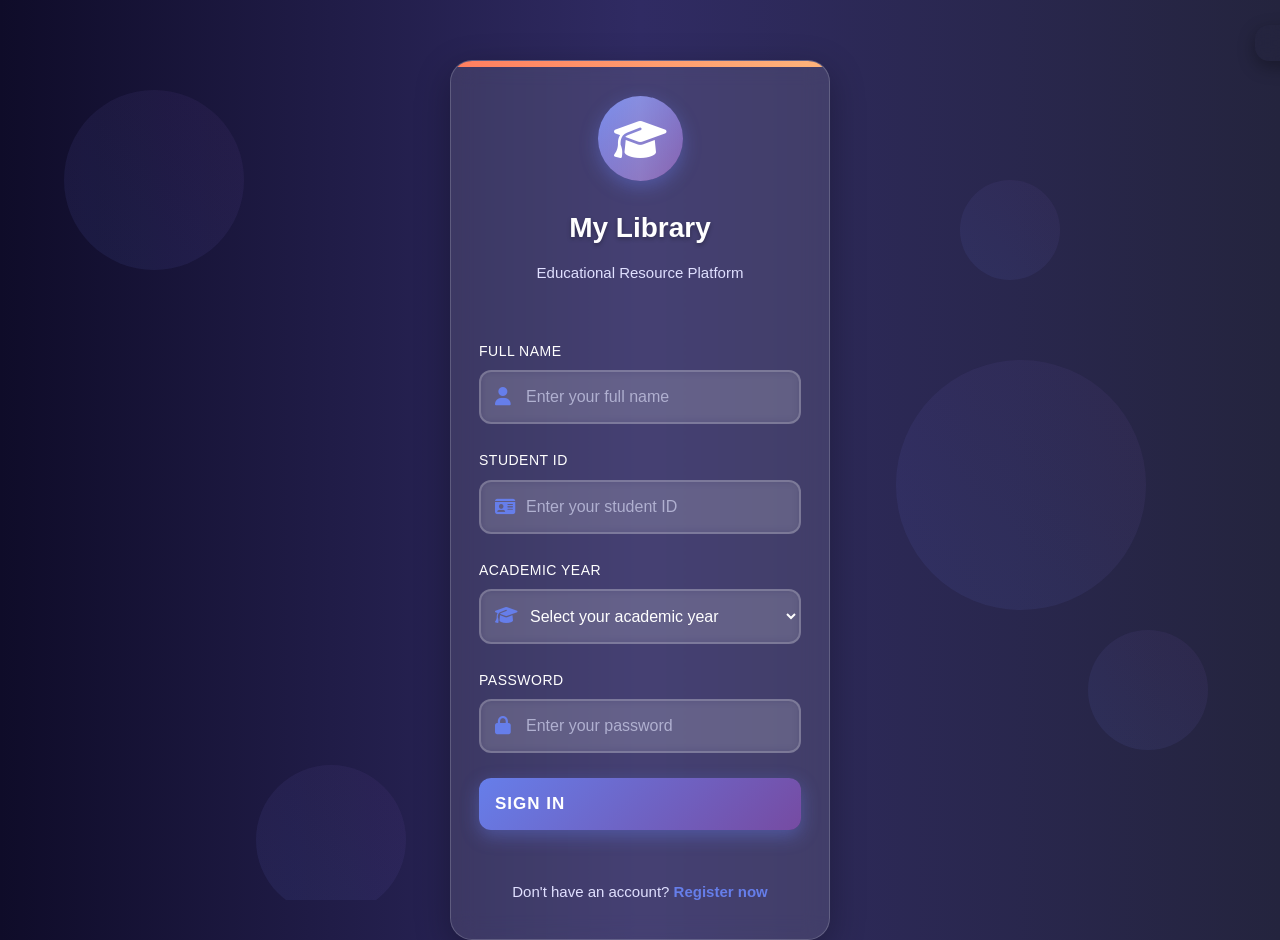
<file: login.html>
<!DOCTYPE html>
<html lang="en">
<head>
    <meta charset="UTF-8">
    <meta name="viewport" content="width=device-width, initial-scale=1.0">
    <title>Login | My Library</title>
    <link rel="stylesheet" href="https://cdnjs.cloudflare.com/ajax/libs/font-awesome/6.4.0/css/all.min.css">
    <link rel="stylesheet" href="css/styles.css">
    <link rel="stylesheet" href="css/chat.css">
    <style>
        * {
            margin: 0;
            padding: 0;
            box-sizing: border-box;
            font-family: 'Segoe UI', Tahoma, Geneva, Verdana, sans-serif;
        }

        html, body {
            height: 100%;
        }

        body {
            background: #0f0c29;
            background: linear-gradient(to right, #0f0c29, #302b63, #24243e);
            min-height: 100vh;
            display: flex;
            justify-content: center;
            align-items: flex-start; /* Changed to flex-start to allow more scrolling at top */
            position: relative;
            overflow: auto;
            padding: 30px 12px 12px 12px; /* Increased top padding */
        }

        /* Animated background */
        .animated-bg {
            position: fixed;
            width: 100%;
            height: 100%;
            top: 0;
            left: 0;
            z-index: 1;
            overflow: hidden;
        }

        /* Floating shapes - increased size */
        .shape {
            position: absolute;
            border-radius: 50%;
            background: linear-gradient(45deg, rgba(102, 126, 234, 0.1), rgba(118, 75, 162, 0.1));
            animation: float 15s infinite ease-in-out;
        }

        .shape:nth-child(1) {
            width: 180px;
            height: 180px;
            top: 10%;
            left: 5%;
            animation-delay: 0s;
        }

        .shape:nth-child(2) {
            width: 120px;
            height: 120px;
            top: 70%;
            left: 85%;
            animation-delay: 2s;
        }

        .shape:nth-child(3) {
            width: 250px;
            height: 250px;
            top: 40%;
            left: 70%;
            animation-delay: 4s;
        }

        .shape:nth-child(4) {
            width: 150px;
            height: 150px;
            top: 85%;
            left: 20%;
            animation-delay: 1s;
        }

        .shape:nth-child(5) {
            width: 100px;
            height: 100px;
            top: 20%;
            left: 75%;
            animation-delay: 3s;
        }

        /* Gradient animation */
        @keyframes gradient {
            0% {
                background-position: 0% 50%;
            }
            50% {
                background-position: 100% 50%;
            }
            100% {
                background-position: 0% 50%;
            }
        }

        /* Floating animation */
        @keyframes float {
            0%, 100% {
                transform: translate(0, 0) rotate(0deg);
            }
            25% {
                transform: translate(25px, 35px) rotate(90deg);
            }
            50% {
                transform: translate(50px, -25px) rotate(180deg);
            }
            75% {
                transform: translate(-35px, 50px) rotate(270deg);
            }
        }

        /* Main container - increased size */
        .main-content {
            position: relative;
            z-index: 2;
            width: 100%;
            max-width: 380px;
            margin: 30px auto 15px auto; /* Increased top margin */
        }

        .container {
            position: relative;
            background: rgba(255, 255, 255, 0.1);
            backdrop-filter: blur(12px);
            border-radius: 22px;
            box-shadow: 0 10px 35px rgba(0, 0, 0, 0.3);
            border: 1px solid rgba(255, 255, 255, 0.18);
            overflow: hidden;
            padding: 35px 28px;
            transform-style: preserve-3d;
            perspective: 1000px;
        }

        .container::before {
            content: '';
            position: absolute;
            top: 0;
            left: 0;
            width: 100%;
            height: 6px;
            background: linear-gradient(90deg, #ff7e5f, #feb47b, #667eea, #764ba2);
            background-size: 300% 300%;
            animation: gradient 8s ease infinite;
        }

        /* Glowing effect */
        .container:hover {
            box-shadow: 0 0 25px rgba(102, 126, 234, 0.3),
                        0 0 45px rgba(118, 75, 162, 0.2);
        }

        /* Logo section - increased size */
        .logo-section {
            text-align: center;
            margin-bottom: 30px;
        }

        .logo-icon {
            width: 85px;
            height: 85px;
            background: linear-gradient(135deg, #667eea, #764ba2);
            border-radius: 50%;
            display: flex;
            align-items: center;
            justify-content: center;
            margin: 0 auto 25px;
            box-shadow: 0 6px 18px rgba(102, 126, 234, 0.4);
            animation: pulse 2s infinite;
            position: relative;
            overflow: hidden;
        }

        .logo-icon::before {
            content: '';
            position: absolute;
            top: -50%;
            left: -50%;
            width: 200%;
            height: 200%;
            background: linear-gradient(45deg, transparent, rgba(255, 255, 255, 0.2), transparent);
            transform: rotate(45deg);
            animation: shine 3s infinite;
        }

        .logo-icon i {
            font-size: 42px;
            color: white;
            position: relative;
            z-index: 1;
        }

        .logo-text {
            font-size: 28px;
            font-weight: 700;
            color: #fff;
            margin-bottom: 10px;
            text-shadow: 0 2px 4px rgba(0, 0, 0, 0.3);
        }

        .logo-subtext {
            color: #e0e0ff;
            font-size: 15px;
            font-weight: 500;
        }

        /* Form styling - increased padding and font sizes */
        .form-group {
            margin-bottom: 25px;
            position: relative;
        }

        .form-group label {
            display: block;
            margin-bottom: 8px;
            font-weight: 500;
            color: #ffffff;
            font-size: 14px;
            text-transform: uppercase;
            letter-spacing: 0.5px;
        }

        .input-with-icon {
            position: relative;
        }

        .input-with-icon i {
            position: absolute;
            left: 16px;
            top: 50%;
            transform: translateY(-50%);
            color: #667eea;
            font-size: 18px;
            z-index: 1;
        }

        .form-group input,
        .form-group select {
            width: 100%;
            padding: 16px 16px 16px 45px;
            border: 2px solid rgba(255, 255, 255, 0.2);
            border-radius: 12px;
            font-size: 16px;
            transition: all 0.3s ease;
            background: rgba(255, 255, 255, 0.08);
            color: #fff;
            backdrop-filter: blur(5px);
        }

        .form-group input:focus,
        .form-group select:focus {
            outline: none;
            border-color: #667eea;
            box-shadow: 0 0 0 3px rgba(102, 126, 234, 0.3);
            background: rgba(255, 255, 255, 0.15);
        }

        .form-group input::placeholder {
            color: #b0b0d0;
        }

        /* Login button - increased size */
        .login-btn {
            width: 100%;
            padding: 16px;
            background: linear-gradient(135deg, #667eea, #764ba2);
            color: white;
            border: none;
            border-radius: 12px;
            font-size: 17px;
            font-weight: 600;
            cursor: pointer;
            transition: all 0.4s ease;
            text-transform: uppercase;
            letter-spacing: 1px;
            box-shadow: 0 6px 18px rgba(102, 126, 234, 0.4);
            margin-top: 12px;
            position: relative;
            overflow: hidden;
        }

        .login-btn::before {
            content: '';
            position: absolute;
            top: 0;
            left: -100%;
            width: 100%;
            height: 100%;
            background: linear-gradient(90deg, transparent, rgba(255, 255, 255, 0.2), transparent);
            transition: 0.5s;
        }

        .login-btn:hover {
            transform: translateY(-3px);
            box-shadow: 0 9px 28px rgba(102, 126, 234, 0.6);
        }

        .login-btn:hover::before {
            left: 100%;
        }

        .login-btn:active {
            transform: translateY(0);
        }

        /* Register link - increased font size */
        .register-section {
            text-align: center;
            margin-top: 25px;
            color: #e0e0ff;
            font-size: 15px;
        }

        .register-link {
            color: #667eea;
            text-decoration: none;
            font-weight: 600;
            transition: all 0.3s ease;
            position: relative;
        }

        .register-link::after {
            content: '';
            position: absolute;
            bottom: -2px;
            left: 0;
            width: 0;
            height: 2px;
            background: #667eea;
            transition: width 0.3s ease;
        }

        .register-link:hover {
            color: #764ba2;
        }

        .register-link:hover::after {
            width: 100%;
        }

        /* Notification - increased size */
        .notification {
            position: fixed;
            top: 25px;
            right: 25px;
            padding: 18px 24px;
            border-radius: 14px;
            color: white;
            font-weight: 600;
            font-size: 15px;
            z-index: 1000;
            box-shadow: 0 6px 18px rgba(0, 0, 0, 0.3);
            transform: translateX(100%);
            transition: transform 0.4s ease;
            max-width: 350px;
            backdrop-filter: blur(10px);
        }

        .notification.show {
            transform: translateX(0);
        }

        .notification.success {
            background: linear-gradient(135deg, #27ae60, #2ecc71);
            border: 1px solid rgba(255, 255, 255, 0.2);
        }

        .notification.error {
            background: linear-gradient(135deg, #e74c3c, #c0392b);
            border: 1px solid rgba(255, 255, 255, 0.2);
        }

        /* Animations */
        @keyframes pulse {
            0% {
                transform: scale(1);
                box-shadow: 0 6px 18px rgba(102, 126, 234, 0.4);
            }
            50% {
                transform: scale(1.05);
                box-shadow: 0 9px 24px rgba(102, 126, 234, 0.6);
            }
            100% {
                transform: scale(1);
                box-shadow: 0 6px 18px rgba(102, 126, 234, 0.4);
            }
        }

        @keyframes shine {
            0% {
                transform: translate(-50%, -50%) rotate(45deg);
            }
            100% {
                transform: translate(150%, 150%) rotate(45deg);
            }
        }

        /* Responsive design - larger sizes */
        @media (max-width: 768px) {
            body {
                padding: 25px 10px 10px 10px; /* Increased top padding */
            }
            
            .main-content {
                margin: 25px auto 12px auto; /* Increased top margin */
                max-width: 350px;
            }
            
            .container {
                padding: 30px 25px;
            }
            
            .logo-icon {
                width: 75px;
                height: 75px;
            }
            
            .logo-icon i {
                font-size: 38px;
            }
            
            .logo-text {
                font-size: 25px;
            }
            
            .logo-subtext {
                font-size: 14px;
            }
            
            .form-group input,
            .form-group select {
                padding: 14px 14px 14px 40px;
                font-size: 15px;
            }
            
            .input-with-icon i {
                font-size: 16px;
                left: 14px;
            }
            
            .login-btn {
                padding: 14px;
                font-size: 16px;
            }
            
            .notification {
                right: 20px;
                left: 20px;
                max-width: none;
                top: 20px;
                padding: 15px 20px;
                font-size: 14px;
            }
        }

        @media (max-width: 480px) {
            body {
                padding: 20px 8px 8px 8px; /* Increased top padding */
            }
            
            .main-content {
                margin: 20px auto 10px auto; /* Increased top margin */
                max-width: 320px;
            }
            
            .container {
                padding: 28px 22px;
            }
            
            .logo-section {
                margin-bottom: 25px;
            }
            
            .logo-icon {
                width: 70px;
                height: 70px;
            }
            
            .logo-icon i {
                font-size: 35px;
            }
            
            .logo-text {
                font-size: 23px;
            }
            
            .notification {
                top: 15px;
                padding: 12px 18px;
                font-size: 13px;
            }
        }
    </style>
</head>
<body>
    <!-- Animated background -->
    <div class="animated-bg">
        <div class="shape"></div>
        <div class="shape"></div>
        <div class="shape"></div>
        <div class="shape"></div>
        <div class="shape"></div>
    </div>

    <!-- Main content wrapper for scrolling -->
    <div class="main-content">
        <div class="container">
            <!-- Logo section -->
            <div class="logo-section">
                <div class="logo-icon">
                    <i class="fas fa-graduation-cap"></i>
                </div>
                <div class="logo-text">My Library</div>
                <div class="logo-subtext">Educational Resource Platform</div>
            </div>

            <!-- Login form -->
            <form id="login-form">
                <div class="form-group">
                    <label for="name">Full Name</label>
                    <div class="input-with-icon">
                        <i class="fas fa-user"></i>
                        <input type="text" id="name" placeholder="Enter your full name" required>
                    </div>
                </div>

                <div class="form-group">
                    <label for="student-id">Student ID</label>
                    <div class="input-with-icon">
                        <i class="fas fa-id-card"></i>
                        <input type="text" id="student-id" placeholder="Enter your student ID" required>
                    </div>
                </div>

                <div class="form-group">
                    <label for="year">Academic Year</label>
                    <div class="input-with-icon">
                        <i class="fas fa-graduation-cap"></i>
                        <select id="year" required>
                            <option value="">Select your academic year</option>
                            <option value="1">First Year</option>
                            <option value="2">Second Year</option>
                            <option value="3">Third Year</option>
                            <option value="4">Fourth Year</option>
                        </select>
                    </div>
                </div>

                <div class="form-group">
                    <label for="password">Password</label>
                    <div class="input-with-icon">
                        <i class="fas fa-lock"></i>
                        <input type="password" id="password" placeholder="Enter your password" required>
                    </div>
                </div>

                <button type="submit" class="login-btn">Sign In</button>
            </form>

            <div class="register-section">
                Don't have an account? <a href="register.html" class="register-link">Register now</a>
            </div>
        </div>
    </div>

    <!-- Notification -->
    <div id="notification" class="notification"></div>

    <script>
        document.addEventListener('DOMContentLoaded', () => {
            // Check if user is already logged in
            const currentUser = localStorage.getItem('currentUser');
            if (currentUser) {
                // Redirect to main page
                window.location.href = 'index.html';
            }

            // Initialize admin user if it doesn't exist
            initializeAdminUser();

            // Handle login form submission
            const loginForm = document.getElementById('login-form');
            const notification = document.getElementById('notification');

            loginForm.addEventListener('submit', (e) => {
                e.preventDefault();
                
                const name = document.getElementById('name').value;
                const studentId = document.getElementById('student-id').value;
                const year = document.getElementById('year').value;
                const password = document.getElementById('password').value;
                
                // Validate credentials
                const users = JSON.parse(localStorage.getItem('users') || '[]');
                const user = users.find(u => u.name === name && u.studentId === studentId && u.password === password);
                
                if (user) {
                    // Update last login time
                    user.lastLogin = new Date().toISOString();
                    localStorage.setItem('users', JSON.stringify(users));
                    
                    // Successful login
                    localStorage.setItem('currentUser', JSON.stringify(user));
                    showNotification('Login successful! Redirecting...', 'success');
                    
                    // Redirect based on user type
                    setTimeout(() => {
                        if (user.studentId === 'admin') {
                            window.location.href = 'admin.html';
                        } else {
                            window.location.href = 'index.html';
                        }
                    }, 1500);
                } else {
                    // Failed login
                    showNotification('Invalid credentials', 'error');
                }
            });

            // Show notification function
            function showNotification(message, type) {
                notification.textContent = message;
                notification.className = `notification ${type}`;
                notification.classList.add('show');
                
                // Auto hide after 3 seconds
                setTimeout(() => {
                    notification.classList.remove('show');
                }, 3000);
            }

            // Theme persistence
            const savedTheme = localStorage.getItem('theme') || 'light';
            document.documentElement.setAttribute('data-theme', savedTheme);
        });

        // Initialize admin user
        function initializeAdminUser() {
            const users = JSON.parse(localStorage.getItem('users') || '[]');
            
            // Check if admin user already exists
            const adminExists = users.some(user => user.studentId === 'admin');
            
            if (!adminExists) {
                // Create default admin user
                const adminUser = {
                    id: 'admin-' + Date.now(),
                    name: 'Administrator',
                    studentId: 'admin',
                    password: 'admin123', // Default password - should be changed after first login
                    year: '4',
                    registered: new Date().toISOString(),
                    lastLogin: null
                };
                
                users.push(adminUser);
                localStorage.setItem('users', JSON.stringify(users));
                console.log('Admin user created with default credentials');
            }
        }
    </script>
    
    <!-- Database Scripts -->
    <script src="database/db.js"></script>
    <script src="database/courseDb.js"></script>
    <script src="database/demo.js"></script>
    <script src="database/utils.js"></script>
</body>
</html>
</file>
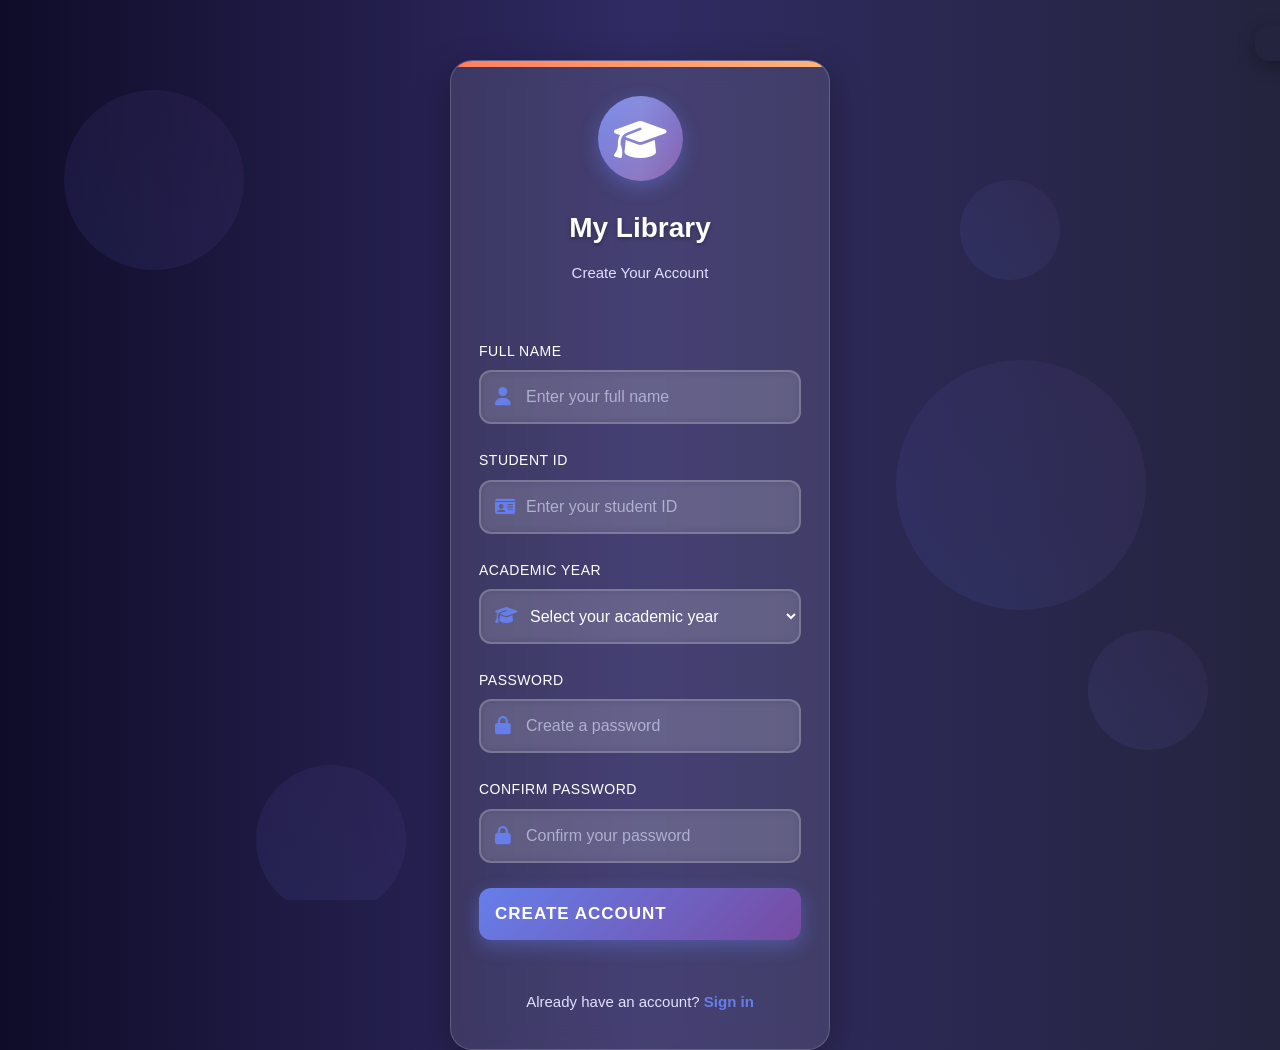
<file: register.html>
<!DOCTYPE html>
<html lang="en">
<head>
    <meta charset="UTF-8">
    <meta name="viewport" content="width=device-width, initial-scale=1.0">
    <title>Register | My Library</title>
    <link rel="stylesheet" href="https://cdnjs.cloudflare.com/ajax/libs/font-awesome/6.4.0/css/all.min.css">
    <link rel="stylesheet" href="css/styles.css">
    <link rel="stylesheet" href="css/chat.css">
    <style>
        * {
            margin: 0;
            padding: 0;
            box-sizing: border-box;
            font-family: 'Segoe UI', Tahoma, Geneva, Verdana, sans-serif;
        }

        html, body {
            height: 100%;
        }

        body {
            background: #0f0c29;
            background: linear-gradient(to right, #0f0c29, #302b63, #24243e);
            min-height: 100vh;
            display: flex;
            justify-content: center;
            align-items: flex-start; /* Changed to flex-start to allow more scrolling at top */
            position: relative;
            overflow: auto;
            padding: 30px 12px 12px 12px; /* Increased top padding */
        }

        /* Animated background */
        .animated-bg {
            position: fixed;
            width: 100%;
            height: 100%;
            top: 0;
            left: 0;
            z-index: 1;
            overflow: hidden;
        }

        /* Floating shapes - increased size */
        .shape {
            position: absolute;
            border-radius: 50%;
            background: linear-gradient(45deg, rgba(102, 126, 234, 0.1), rgba(118, 75, 162, 0.1));
            animation: float 15s infinite ease-in-out;
        }

        .shape:nth-child(1) {
            width: 180px;
            height: 180px;
            top: 10%;
            left: 5%;
            animation-delay: 0s;
        }

        .shape:nth-child(2) {
            width: 120px;
            height: 120px;
            top: 70%;
            left: 85%;
            animation-delay: 2s;
        }

        .shape:nth-child(3) {
            width: 250px;
            height: 250px;
            top: 40%;
            left: 70%;
            animation-delay: 4s;
        }

        .shape:nth-child(4) {
            width: 150px;
            height: 150px;
            top: 85%;
            left: 20%;
            animation-delay: 1s;
        }

        .shape:nth-child(5) {
            width: 100px;
            height: 100px;
            top: 20%;
            left: 75%;
            animation-delay: 3s;
        }

        /* Gradient animation */
        @keyframes gradient {
            0% {
                background-position: 0% 50%;
            }
            50% {
                background-position: 100% 50%;
            }
            100% {
                background-position: 0% 50%;
            }
        }

        /* Floating animation */
        @keyframes float {
            0%, 100% {
                transform: translate(0, 0) rotate(0deg);
            }
            25% {
                transform: translate(25px, 35px) rotate(90deg);
            }
            50% {
                transform: translate(50px, -25px) rotate(180deg);
            }
            75% {
                transform: translate(-35px, 50px) rotate(270deg);
            }
        }

        /* Main container - increased size */
        .main-content {
            position: relative;
            z-index: 2;
            width: 100%;
            max-width: 380px;
            margin: 30px auto 15px auto; /* Increased top margin */
        }

        .container {
            position: relative;
            background: rgba(255, 255, 255, 0.1);
            backdrop-filter: blur(12px);
            border-radius: 22px;
            box-shadow: 0 10px 35px rgba(0, 0, 0, 0.3);
            border: 1px solid rgba(255, 255, 255, 0.18);
            overflow: hidden;
            padding: 35px 28px;
            transform-style: preserve-3d;
            perspective: 1000px;
        }

        .container::before {
            content: '';
            position: absolute;
            top: 0;
            left: 0;
            width: 100%;
            height: 6px;
            background: linear-gradient(90deg, #ff7e5f, #feb47b, #667eea, #764ba2);
            background-size: 300% 300%;
            animation: gradient 8s ease infinite;
        }

        /* Glowing effect */
        .container:hover {
            box-shadow: 0 0 25px rgba(102, 126, 234, 0.3),
                        0 0 45px rgba(118, 75, 162, 0.2);
        }

        /* Logo section - increased size */
        .logo-section {
            text-align: center;
            margin-bottom: 30px;
        }

        .logo-icon {
            width: 85px;
            height: 85px;
            background: linear-gradient(135deg, #667eea, #764ba2);
            border-radius: 50%;
            display: flex;
            align-items: center;
            justify-content: center;
            margin: 0 auto 25px;
            box-shadow: 0 6px 18px rgba(102, 126, 234, 0.4);
            animation: pulse 2s infinite;
            position: relative;
            overflow: hidden;
        }

        .logo-icon::before {
            content: '';
            position: absolute;
            top: -50%;
            left: -50%;
            width: 200%;
            height: 200%;
            background: linear-gradient(45deg, transparent, rgba(255, 255, 255, 0.2), transparent);
            transform: rotate(45deg);
            animation: shine 3s infinite;
        }

        .logo-icon i {
            font-size: 42px;
            color: white;
            position: relative;
            z-index: 1;
        }

        .logo-text {
            font-size: 28px;
            font-weight: 700;
            color: #fff;
            margin-bottom: 10px;
            text-shadow: 0 2px 4px rgba(0, 0, 0, 0.3);
        }

        .logo-subtext {
            color: #e0e0ff;
            font-size: 15px;
            font-weight: 500;
        }

        /* Form styling - increased padding and font sizes */
        .form-group {
            margin-bottom: 25px;
            position: relative;
        }

        .form-group label {
            display: block;
            margin-bottom: 8px;
            font-weight: 500;
            color: #ffffff;
            font-size: 14px;
            text-transform: uppercase;
            letter-spacing: 0.5px;
        }

        .input-with-icon {
            position: relative;
        }

        .input-with-icon i {
            position: absolute;
            left: 16px;
            top: 50%;
            transform: translateY(-50%);
            color: #667eea;
            font-size: 18px;
            z-index: 1;
        }

        .form-group input,
        .form-group select {
            width: 100%;
            padding: 16px 16px 16px 45px;
            border: 2px solid rgba(255, 255, 255, 0.2);
            border-radius: 12px;
            font-size: 16px;
            transition: all 0.3s ease;
            background: rgba(255, 255, 255, 0.08);
            color: #fff;
            backdrop-filter: blur(5px);
        }

        .form-group input:focus,
        .form-group select:focus {
            outline: none;
            border-color: #667eea;
            box-shadow: 0 0 0 3px rgba(102, 126, 234, 0.3);
            background: rgba(255, 255, 255, 0.15);
        }

        .form-group input::placeholder {
            color: #b0b0d0;
        }

        /* Register button - increased size */
        .register-btn {
            width: 100%;
            padding: 16px;
            background: linear-gradient(135deg, #667eea, #764ba2);
            color: white;
            border: none;
            border-radius: 12px;
            font-size: 17px;
            font-weight: 600;
            cursor: pointer;
            transition: all 0.4s ease;
            text-transform: uppercase;
            letter-spacing: 1px;
            box-shadow: 0 6px 18px rgba(102, 126, 234, 0.4);
            margin-top: 12px;
            position: relative;
            overflow: hidden;
        }

        .register-btn::before {
            content: '';
            position: absolute;
            top: 0;
            left: -100%;
            width: 100%;
            height: 100%;
            background: linear-gradient(90deg, transparent, rgba(255, 255, 255, 0.2), transparent);
            transition: 0.5s;
        }

        .register-btn:hover {
            transform: translateY(-3px);
            box-shadow: 0 9px 28px rgba(102, 126, 234, 0.6);
        }

        .register-btn:hover::before {
            left: 100%;
        }

        .register-btn:active {
            transform: translateY(0);
        }

        /* Login link - increased font size */
        .login-section {
            text-align: center;
            margin-top: 25px;
            color: #e0e0ff;
            font-size: 15px;
        }

        .login-link {
            color: #667eea;
            text-decoration: none;
            font-weight: 600;
            transition: all 0.3s ease;
            position: relative;
        }

        .login-link::after {
            content: '';
            position: absolute;
            bottom: -2px;
            left: 0;
            width: 0;
            height: 2px;
            background: #667eea;
            transition: width 0.3s ease;
        }

        .login-link:hover {
            color: #764ba2;
        }

        .login-link:hover::after {
            width: 100%;
        }

        /* Notification - increased size */
        .notification {
            position: fixed;
            top: 25px;
            right: 25px;
            padding: 18px 24px;
            border-radius: 14px;
            color: white;
            font-weight: 600;
            font-size: 15px;
            z-index: 1000;
            box-shadow: 0 6px 18px rgba(0, 0, 0, 0.3);
            transform: translateX(100%);
            transition: transform 0.4s ease;
            max-width: 350px;
            backdrop-filter: blur(10px);
        }

        .notification.show {
            transform: translateX(0);
        }

        .notification.success {
            background: linear-gradient(135deg, #27ae60, #2ecc71);
            border: 1px solid rgba(255, 255, 255, 0.2);
        }

        .notification.error {
            background: linear-gradient(135deg, #e74c3c, #c0392b);
            border: 1px solid rgba(255, 255, 255, 0.2);
        }

        /* Animations */
        @keyframes pulse {
            0% {
                transform: scale(1);
                box-shadow: 0 6px 18px rgba(102, 126, 234, 0.4);
            }
            50% {
                transform: scale(1.05);
                box-shadow: 0 9px 24px rgba(102, 126, 234, 0.6);
            }
            100% {
                transform: scale(1);
                box-shadow: 0 6px 18px rgba(102, 126, 234, 0.4);
            }
        }

        @keyframes shine {
            0% {
                transform: translate(-50%, -50%) rotate(45deg);
            }
            100% {
                transform: translate(150%, 150%) rotate(45deg);
            }
        }

        /* Responsive design - larger sizes */
        @media (max-width: 768px) {
            body {
                padding: 25px 10px 10px 10px; /* Increased top padding */
            }
            
            .main-content {
                margin: 25px auto 12px auto; /* Increased top margin */
                max-width: 350px;
            }
            
            .container {
                padding: 30px 25px;
            }
            
            .logo-icon {
                width: 75px;
                height: 75px;
            }
            
            .logo-icon i {
                font-size: 38px;
            }
            
            .logo-text {
                font-size: 25px;
            }
            
            .logo-subtext {
                font-size: 14px;
            }
            
            .form-group input,
            .form-group select {
                padding: 14px 14px 14px 40px;
                font-size: 15px;
            }
            
            .input-with-icon i {
                font-size: 16px;
                left: 14px;
            }
            
            .register-btn {
                padding: 14px;
                font-size: 16px;
            }
            
            .notification {
                right: 20px;
                left: 20px;
                max-width: none;
                top: 20px;
                padding: 15px 20px;
                font-size: 14px;
            }
        }

        @media (max-width: 480px) {
            body {
                padding: 20px 8px 8px 8px; /* Increased top padding */
            }
            
            .main-content {
                margin: 20px auto 10px auto; /* Increased top margin */
                max-width: 320px;
            }
            
            .container {
                padding: 28px 22px;
            }
            
            .logo-section {
                margin-bottom: 25px;
            }
            
            .logo-icon {
                width: 70px;
                height: 70px;
            }
            
            .logo-icon i {
                font-size: 35px;
            }
            
            .logo-text {
                font-size: 23px;
            }
            
            .notification {
                top: 15px;
                padding: 12px 18px;
                font-size: 13px;
            }
        }
    </style>
</head>
<body>
    <!-- Animated background -->
    <div class="animated-bg">
        <div class="shape"></div>
        <div class="shape"></div>
        <div class="shape"></div>
        <div class="shape"></div>
        <div class="shape"></div>
    </div>

    <!-- Main content wrapper for scrolling -->
    <div class="main-content">
        <div class="container">
            <!-- Logo section -->
            <div class="logo-section">
                <div class="logo-icon">
                    <i class="fas fa-graduation-cap"></i>
                </div>
                <div class="logo-text">My Library</div>
                <div class="logo-subtext">Create Your Account</div>
            </div>

            <!-- Registration form -->
            <form id="register-form">
                <div class="form-group">
                    <label for="name">Full Name</label>
                    <div class="input-with-icon">
                        <i class="fas fa-user"></i>
                        <input type="text" id="name" placeholder="Enter your full name" required>
                    </div>
                </div>

                <div class="form-group">
                    <label for="student-id">Student ID</label>
                    <div class="input-with-icon">
                        <i class="fas fa-id-card"></i>
                        <input type="text" id="student-id" placeholder="Enter your student ID" required>
                    </div>
                </div>

                <div class="form-group">
                    <label for="year">Academic Year</label>
                    <div class="input-with-icon">
                        <i class="fas fa-graduation-cap"></i>
                        <select id="year" required>
                            <option value="">Select your academic year</option>
                            <option value="1">First Year</option>
                            <option value="2">Second Year</option>
                            <option value="3">Third Year</option>
                            <option value="4">Fourth Year</option>
                        </select>
                    </div>
                </div>

                <div class="form-group">
                    <label for="password">Password</label>
                    <div class="input-with-icon">
                        <i class="fas fa-lock"></i>
                        <input type="password" id="password" placeholder="Create a password" required minlength="6">
                    </div>
                </div>

                <div class="form-group">
                    <label for="confirm-password">Confirm Password</label>
                    <div class="input-with-icon">
                        <i class="fas fa-lock"></i>
                        <input type="password" id="confirm-password" placeholder="Confirm your password" required>
                    </div>
                </div>

                <button type="submit" class="register-btn">Create Account</button>
            </form>

            <div class="login-section">
                Already have an account? <a href="login.html" class="login-link">Sign in</a>
            </div>
        </div>
    </div>

    <!-- Notification -->
    <div id="notification" class="notification"></div>

    <script>
        document.addEventListener('DOMContentLoaded', () => {
            // Handle registration form submission
            const registerForm = document.getElementById('register-form');
            const notification = document.getElementById('notification');

            registerForm.addEventListener('submit', (e) => {
                e.preventDefault();
                
                const name = document.getElementById('name').value;
                const studentId = document.getElementById('student-id').value;
                const year = document.getElementById('year').value;
                const password = document.getElementById('password').value;
                const confirmPassword = document.getElementById('confirm-password').value;
                
                // Validation
                if (password !== confirmPassword) {
                    showNotification('Passwords do not match', 'error');
                    return;
                }
                
                if (password.length < 6) {
                    showNotification('Password must be at least 6 characters', 'error');
                    return;
                }
                
                // Check if user already exists
                const users = JSON.parse(localStorage.getItem('users') || '[]');
                if (users.some(u => u.name === name && u.studentId === studentId)) {
                    showNotification('User with this name and ID already exists', 'error');
                    return;
                }
                
                // Create new user
                const newUser = {
                    id: Date.now().toString(),
                    name: name,
                    studentId: studentId,
                    password: password, // In a real app, this would be hashed
                    year: year,
                    registered: new Date().toISOString()
                };
                
                // Save user
                users.push(newUser);
                localStorage.setItem('users', JSON.stringify(users));
                
                // Set as current user
                localStorage.setItem('currentUser', JSON.stringify(newUser));
                
                // Show success message and redirect
                showNotification('Registration successful! Redirecting to dashboard...', 'success');
                
                setTimeout(() => {
                    window.location.href = 'index.html';
                }, 1500);
            });

            // Show notification function
            function showNotification(message, type) {
                notification.textContent = message;
                notification.className = `notification ${type}`;
                notification.classList.add('show');
                
                // Auto hide after 3 seconds
                setTimeout(() => {
                    notification.classList.remove('show');
                }, 3000);
            }

            // Theme persistence
            const savedTheme = localStorage.getItem('theme') || 'light';
            document.documentElement.setAttribute('data-theme', savedTheme);
        });
    </script>
    
    <!-- Database Scripts -->
    <script src="database/db.js"></script>
    <script src="database/courseDb.js"></script>
    <script src="database/demo.js"></script>
    <script src="database/utils.js"></script>

</body>
</html>
</file>
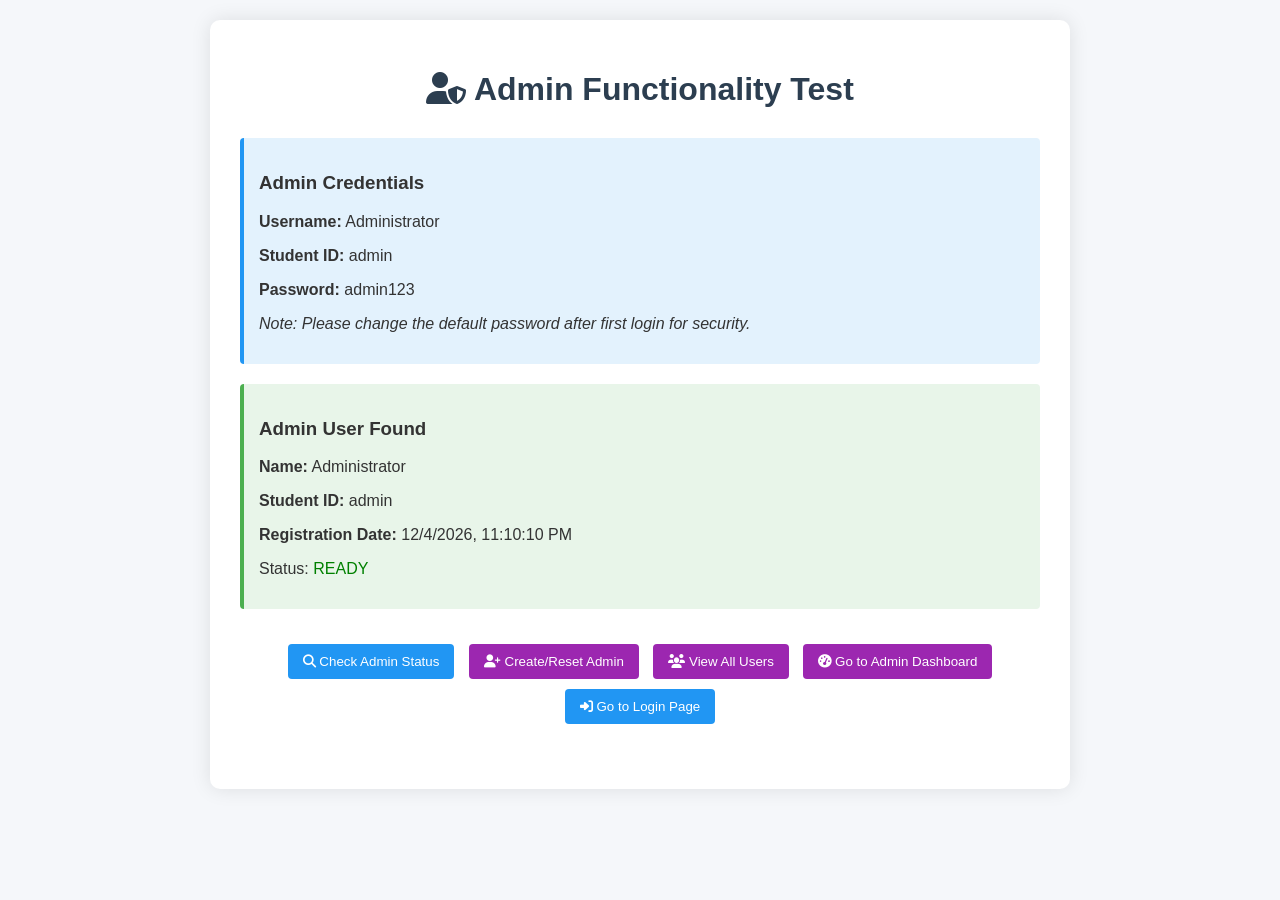
<file: test-admin.html>
<!DOCTYPE html>
<html lang="en">
<head>
    <meta charset="UTF-8">
    <meta name="viewport" content="width=device-width, initial-scale=1.0">
    <title>Admin Test | My Library</title>
    <link rel="stylesheet" href="https://cdnjs.cloudflare.com/ajax/libs/font-awesome/6.4.0/css/all.min.css">
    <style>
        body {
            font-family: 'Segoe UI', Tahoma, Geneva, Verdana, sans-serif;
            background: #f5f7fa;
            margin: 0;
            padding: 20px;
            color: #333;
        }
        
        .container {
            max-width: 800px;
            margin: 0 auto;
            background: white;
            border-radius: 10px;
            box-shadow: 0 0 20px rgba(0, 0, 0, 0.1);
            padding: 30px;
        }
        
        h1 {
            color: #2c3e50;
            text-align: center;
            margin-bottom: 30px;
        }
        
        .info-box {
            background: #e3f2fd;
            border-left: 4px solid #2196f3;
            padding: 15px;
            margin: 20px 0;
            border-radius: 4px;
        }
        
        .success-box {
            background: #e8f5e9;
            border-left: 4px solid #4caf50;
        }
        
        .error-box {
            background: #ffebee;
            border-left: 4px solid #f44336;
        }
        
        .user-list {
            margin: 20px 0;
        }
        
        table {
            width: 100%;
            border-collapse: collapse;
            margin: 20px 0;
        }
        
        th, td {
            padding: 12px;
            text-align: left;
            border-bottom: 1px solid #ddd;
        }
        
        th {
            background-color: #f5f5f5;
            font-weight: bold;
        }
        
        tr:hover {
            background-color: #f9f9f9;
        }
        
        button {
            background: #2196f3;
            color: white;
            border: none;
            padding: 10px 15px;
            border-radius: 4px;
            cursor: pointer;
            margin: 5px;
        }
        
        button:hover {
            background: #1976d2;
        }
        
        .delete-btn {
            background: #f44336;
        }
        
        .delete-btn:hover {
            background: #d32f2f;
        }
        
        .admin-btn {
            background: #9c27b0;
        }
        
        .admin-btn:hover {
            background: #7b1fa2;
        }
        
        .action-btn {
            padding: 5px 10px;
            font-size: 0.9em;
        }
    </style>
</head>
<body>
    <div class="container">
        <h1><i class="fas fa-user-shield"></i> Admin Functionality Test</h1>
        
        <div class="info-box">
            <h3>Admin Credentials</h3>
            <p><strong>Username:</strong> Administrator</p>
            <p><strong>Student ID:</strong> admin</p>
            <p><strong>Password:</strong> admin123</p>
            <p><em>Note: Please change the default password after first login for security.</em></p>
        </div>
        
        <div id="status" class="info-box">
            <p>Checking admin user status...</p>
        </div>
        
        <div id="actions" style="text-align: center; margin: 30px 0;">
            <button id="checkAdmin"><i class="fas fa-search"></i> Check Admin Status</button>
            <button id="createAdmin" class="admin-btn"><i class="fas fa-user-plus"></i> Create/Reset Admin</button>
            <button id="viewUsers" class="admin-btn"><i class="fas fa-users"></i> View All Users</button>
            <button id="goToAdmin" class="admin-btn"><i class="fas fa-tachometer-alt"></i> Go to Admin Dashboard</button>
            <button id="goToLogin"><i class="fas fa-sign-in-alt"></i> Go to Login Page</button>
        </div>
        
        <div id="userList" class="user-list" style="display: none;">
            <h3>User List</h3>
            <table id="usersTable">
                <thead>
                    <tr>
                        <th>Name</th>
                        <th>Student ID</th>
                        <th>Year</th>
                        <th>Registered</th>
                        <th>Actions</th>
                    </tr>
                </thead>
                <tbody id="usersTableBody">
                </tbody>
            </table>
        </div>
    </div>

    <script>
        // DOM Elements
        const statusDiv = document.getElementById('status');
        const userListDiv = document.getElementById('userList');
        const usersTableBody = document.getElementById('usersTableBody');
        
        // Check admin status on page load
        document.addEventListener('DOMContentLoaded', function() {
            checkAdminStatus();
        });
        
        // Event listeners for buttons
        document.getElementById('checkAdmin').addEventListener('click', checkAdminStatus);
        document.getElementById('createAdmin').addEventListener('click', createAdminUser);
        document.getElementById('viewUsers').addEventListener('click', viewAllUsers);
        document.getElementById('goToAdmin').addEventListener('click', () => {
            window.location.href = 'admin.html';
        });
        document.getElementById('goToLogin').addEventListener('click', () => {
            window.location.href = 'login.html';
        });
        
        // Check if admin user exists
        function checkAdminStatus() {
            try {
                const users = JSON.parse(localStorage.getItem('users') || '[]');
                const adminUser = users.find(user => user.studentId === 'admin');
                
                if (adminUser) {
                    statusDiv.className = 'info-box success-box';
                    statusDiv.innerHTML = `
                        <h3>Admin User Found</h3>
                        <p><strong>Name:</strong> ${adminUser.name}</p>
                        <p><strong>Student ID:</strong> ${adminUser.studentId}</p>
                        <p><strong>Registration Date:</strong> ${new Date(adminUser.registered).toLocaleString()}</p>
                        <p>Status: <span style="color: green;">READY</span></p>
                    `;
                } else {
                    statusDiv.className = 'info-box error-box';
                    statusDiv.innerHTML = `
                        <h3>Admin User Not Found</h3>
                        <p>No admin user exists in the system.</p>
                        <p>Status: <span style="color: red;">NOT CONFIGURED</span></p>
                        <button onclick="createAdminUser()" class="admin-btn"><i class="fas fa-user-plus"></i> Create Admin User</button>
                    `;
                }
            } catch (error) {
                statusDiv.className = 'info-box error-box';
                statusDiv.innerHTML = `
                    <h3>Error</h3>
                    <p>Failed to check admin status: ${error.message}</p>
                `;
            }
        }
        
        // Create or reset admin user
        function createAdminUser() {
            try {
                let users = JSON.parse(localStorage.getItem('users') || '[]');
                
                // Remove existing admin user if exists
                users = users.filter(user => user.studentId !== 'admin');
                
                // Create new admin user
                const adminUser = {
                    id: 'admin-' + Date.now(),
                    name: 'Administrator',
                    studentId: 'admin',
                    password: 'admin123',
                    year: '4',
                    registered: new Date().toISOString(),
                    lastLogin: null
                };
                
                users.push(adminUser);
                localStorage.setItem('users', JSON.stringify(users));
                
                statusDiv.className = 'info-box success-box';
                statusDiv.innerHTML = `
                    <h3>Admin User Created</h3>
                    <p>Admin user has been successfully created/reset.</p>
                    <p><strong>Username:</strong> Administrator</p>
                    <p><strong>Student ID:</strong> admin</p>
                    <p><strong>Password:</strong> admin123</p>
                    <p style="color: #f44336;"><strong>Please change the password after first login!</strong></p>
                `;
            } catch (error) {
                statusDiv.className = 'info-box error-box';
                statusDiv.innerHTML = `
                    <h3>Error</h3>
                    <p>Failed to create admin user: ${error.message}</p>
                `;
            }
        }
        
        // View all users
        function viewAllUsers() {
            try {
                const users = JSON.parse(localStorage.getItem('users') || '[]');
                
                if (users.length === 0) {
                    userListDiv.style.display = 'block';
                    usersTableBody.innerHTML = '<tr><td colspan="5" style="text-align: center;">No users found</td></tr>';
                    return;
                }
                
                // Clear table
                usersTableBody.innerHTML = '';
                
                // Add users to table
                users.forEach(user => {
                    const row = document.createElement('tr');
                    row.innerHTML = `
                        <td>${user.name}</td>
                        <td>${user.studentId}</td>
                        <td>Year ${user.year}</td>
                        <td>${new Date(user.registered).toLocaleDateString()}</td>
                        <td>
                            ${user.studentId === 'admin' ? 
                                '<span style="color: #9c27b0;">Administrator</span>' : 
                                `<button class="action-btn delete-btn" onclick="deleteUser('${user.id}')">
                                    <i class="fas fa-trash"></i> Delete
                                </button>`}
                        </td>
                    `;
                    usersTableBody.appendChild(row);
                });
                
                userListDiv.style.display = 'block';
            } catch (error) {
                statusDiv.className = 'info-box error-box';
                statusDiv.innerHTML = `
                    <h3>Error</h3>
                    <p>Failed to load users: ${error.message}</p>
                `;
            }
        }
        
        // Delete user
        function deleteUser(userId) {
            if (confirm('Are you sure you want to delete this user?')) {
                try {
                    let users = JSON.parse(localStorage.getItem('users') || '[]');
                    users = users.filter(user => user.id !== userId);
                    localStorage.setItem('users', JSON.stringify(users));
                    
                    // Refresh user list
                    viewAllUsers();
                    
                    // Show success message
                    statusDiv.className = 'info-box success-box';
                    statusDiv.innerHTML = '<h3>Success</h3><p>User deleted successfully.</p>';
                    
                    // Auto-hide message after 3 seconds
                    setTimeout(checkAdminStatus, 3000);
                } catch (error) {
                    statusDiv.className = 'info-box error-box';
                    statusDiv.innerHTML = `
                        <h3>Error</h3>
                        <p>Failed to delete user: ${error.message}</p>
                    `;
                }
            }
        }
    </script>
</body>
</html>
</file>
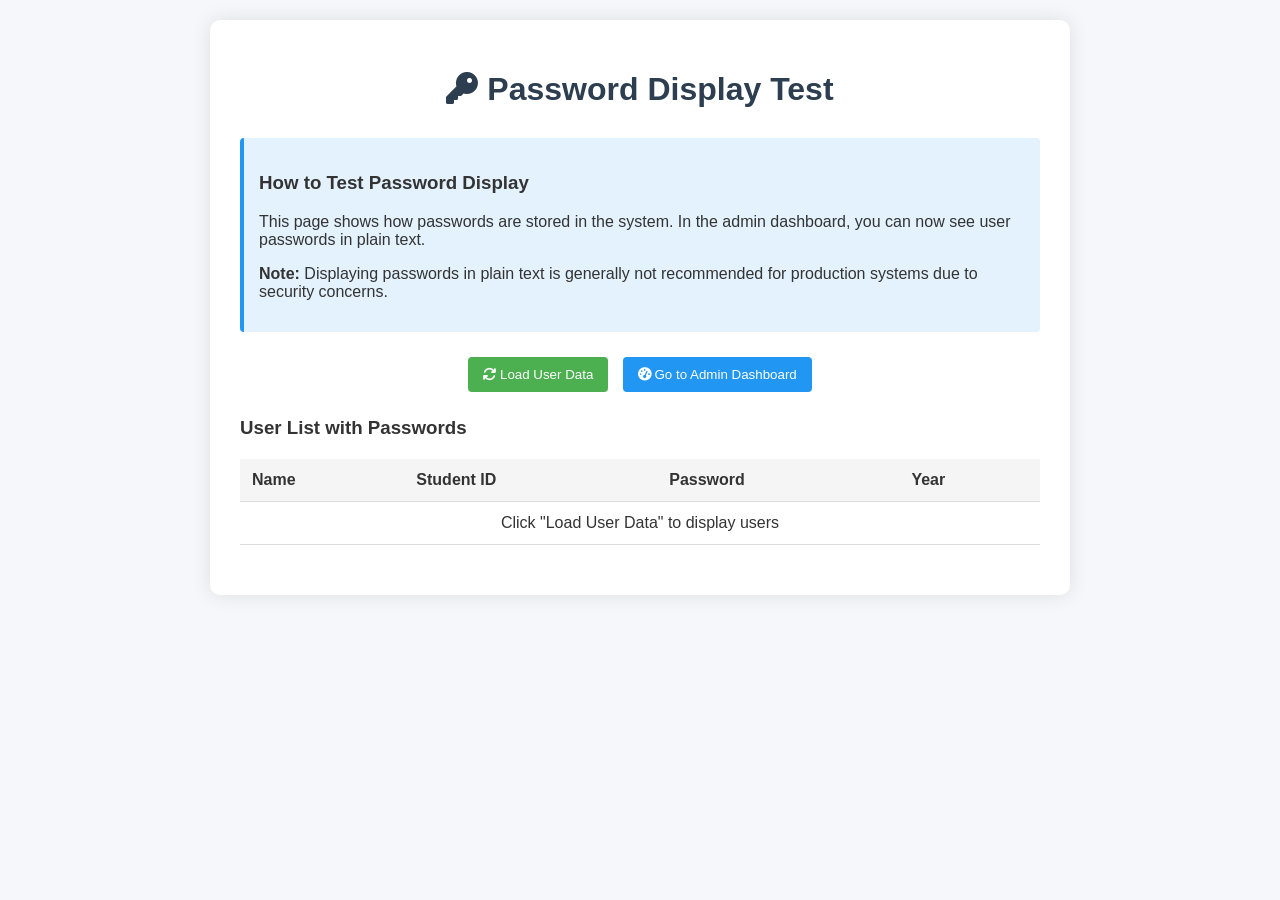
<file: test-passwords.html>
<!DOCTYPE html>
<html lang="en">
<head>
    <meta charset="UTF-8">
    <meta name="viewport" content="width=device-width, initial-scale=1.0">
    <title>Password Test | My Library</title>
    <link rel="stylesheet" href="https://cdnjs.cloudflare.com/ajax/libs/font-awesome/6.4.0/css/all.min.css">
    <style>
        body {
            font-family: 'Segoe UI', Tahoma, Geneva, Verdana, sans-serif;
            background: #f5f7fa;
            margin: 0;
            padding: 20px;
            color: #333;
        }
        
        .container {
            max-width: 800px;
            margin: 0 auto;
            background: white;
            border-radius: 10px;
            box-shadow: 0 0 20px rgba(0, 0, 0, 0.1);
            padding: 30px;
        }
        
        h1 {
            color: #2c3e50;
            text-align: center;
            margin-bottom: 30px;
        }
        
        .info-box {
            background: #e3f2fd;
            border-left: 4px solid #2196f3;
            padding: 15px;
            margin: 20px 0;
            border-radius: 4px;
        }
        
        .success-box {
            background: #e8f5e9;
            border-left: 4px solid #4caf50;
        }
        
        .error-box {
            background: #ffebee;
            border-left: 4px solid #f44336;
        }
        
        table {
            width: 100%;
            border-collapse: collapse;
            margin: 20px 0;
        }
        
        th, td {
            padding: 12px;
            text-align: left;
            border-bottom: 1px solid #ddd;
        }
        
        th {
            background-color: #f5f5f5;
            font-weight: bold;
        }
        
        tr:hover {
            background-color: #f9f9f9;
        }
        
        button {
            background: #2196f3;
            color: white;
            border: none;
            padding: 10px 15px;
            border-radius: 4px;
            cursor: pointer;
            margin: 5px;
        }
        
        button:hover {
            background: #1976d2;
        }
        
        .refresh-btn {
            background: #4caf50;
        }
        
        .refresh-btn:hover {
            background: #388e3c;
        }
    </style>
</head>
<body>
    <div class="container">
        <h1><i class="fas fa-key"></i> Password Display Test</h1>
        
        <div class="info-box">
            <h3>How to Test Password Display</h3>
            <p>This page shows how passwords are stored in the system. In the admin dashboard, you can now see user passwords in plain text.</p>
            <p><strong>Note:</strong> Displaying passwords in plain text is generally not recommended for production systems due to security concerns.</p>
        </div>
        
        <div style="text-align: center; margin: 20px 0;">
            <button id="loadUsers" class="refresh-btn"><i class="fas fa-sync"></i> Load User Data</button>
            <button id="goToAdmin"><i class="fas fa-tachometer-alt"></i> Go to Admin Dashboard</button>
        </div>
        
        <div id="userList">
            <h3>User List with Passwords</h3>
            <table id="usersTable">
                <thead>
                    <tr>
                        <th>Name</th>
                        <th>Student ID</th>
                        <th>Password</th>
                        <th>Year</th>
                    </tr>
                </thead>
                <tbody id="usersTableBody">
                    <tr>
                        <td colspan="4" style="text-align: center;">Click "Load User Data" to display users</td>
                    </tr>
                </tbody>
            </table>
        </div>
    </div>

    <script>
        // Event listeners
        document.getElementById('loadUsers').addEventListener('click', loadUserData);
        document.getElementById('goToAdmin').addEventListener('click', () => {
            window.location.href = 'admin.html';
        });
        
        // Load and display user data
        function loadUserData() {
            try {
                const users = JSON.parse(localStorage.getItem('users') || '[]');
                const tbody = document.getElementById('usersTableBody');
                
                if (users.length === 0) {
                    tbody.innerHTML = '<tr><td colspan="4" style="text-align: center;">No users found</td></tr>';
                    return;
                }
                
                // Clear table
                tbody.innerHTML = '';
                
                // Display users (excluding admin for this demo)
                users.forEach(user => {
                    if (user.studentId !== 'admin') {
                        const row = document.createElement('tr');
                        row.innerHTML = `
                            <td>${user.name}</td>
                            <td>${user.studentId}</td>
                            <td>${user.password}</td>
                            <td>Year ${user.year}</td>
                        `;
                        tbody.appendChild(row);
                    }
                });
                
                // Also show admin user
                const adminUser = users.find(user => user.studentId === 'admin');
                if (adminUser) {
                    const row = document.createElement('tr');
                    row.style.backgroundColor = '#fff3e0';
                    row.innerHTML = `
                        <td><strong>${adminUser.name}</strong> (Admin)</td>
                        <td>${adminUser.studentId}</td>
                        <td>${adminUser.password}</td>
                        <td>Year ${adminUser.year}</td>
                    `;
                    tbody.appendChild(row);
                }
            } catch (error) {
                document.getElementById('usersTableBody').innerHTML = 
                    `<tr><td colspan="4" style="text-align: center; color: red;">Error: ${error.message}</td></tr>`;
            }
        }
    </script>
</body>
</html>
</file>
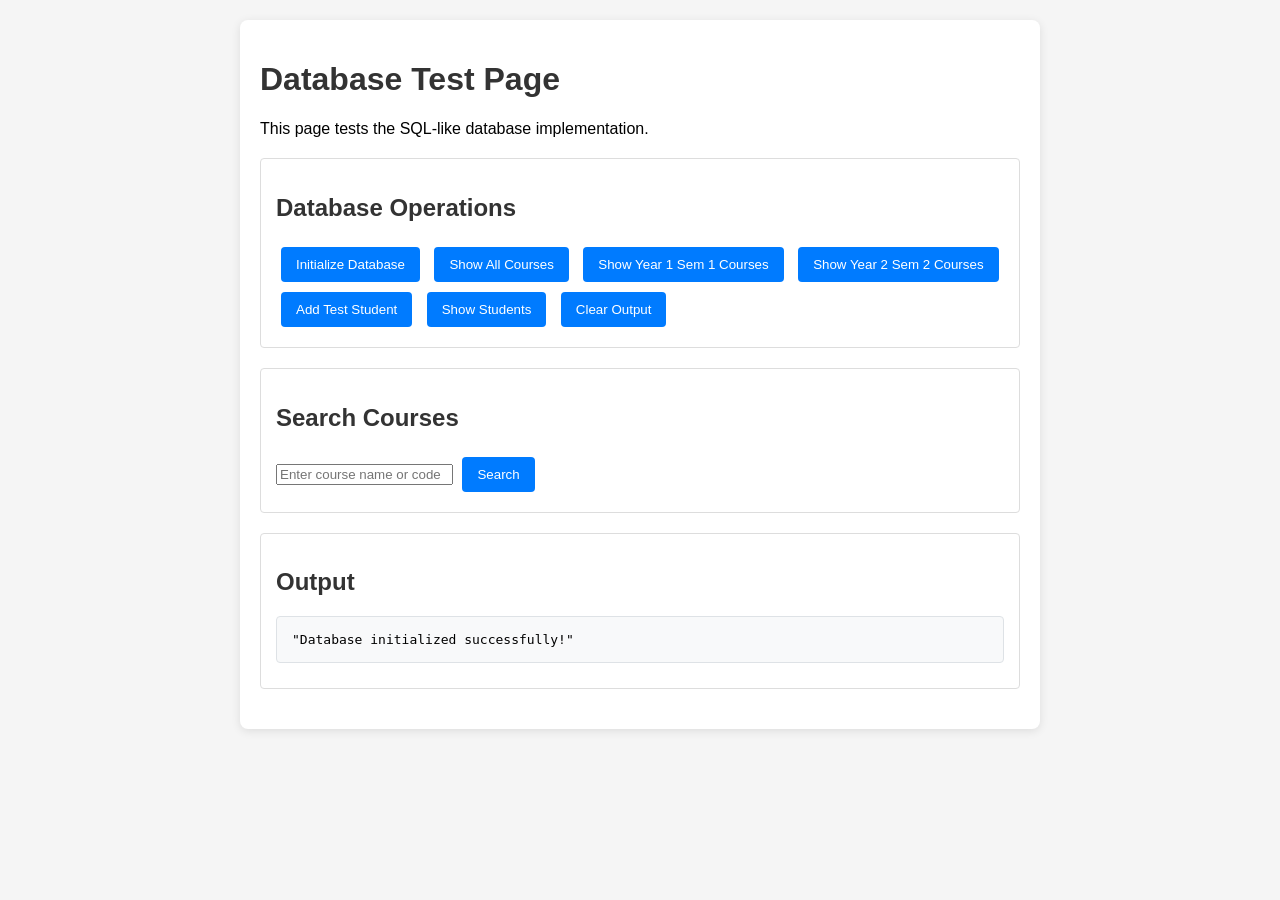
<file: database/test.html>
<!DOCTYPE html>
<html lang="en">
<head>
    <meta charset="UTF-8">
    <meta name="viewport" content="width=device-width, initial-scale=1.0">
    <title>Database Test</title>
    <style>
        body {
            font-family: Arial, sans-serif;
            max-width: 800px;
            margin: 0 auto;
            padding: 20px;
            background-color: #f5f5f5;
        }
        .container {
            background: white;
            padding: 20px;
            border-radius: 8px;
            box-shadow: 0 2px 10px rgba(0,0,0,0.1);
        }
        h1, h2 {
            color: #333;
        }
        button {
            background: #007bff;
            color: white;
            border: none;
            padding: 10px 15px;
            border-radius: 4px;
            cursor: pointer;
            margin: 5px;
        }
        button:hover {
            background: #0056b3;
        }
        .output {
            background: #f8f9fa;
            border: 1px solid #dee2e6;
            border-radius: 4px;
            padding: 15px;
            margin: 10px 0;
            white-space: pre-wrap;
            font-family: monospace;
        }
        .test-section {
            margin: 20px 0;
            padding: 15px;
            border: 1px solid #ddd;
            border-radius: 4px;
        }
    </style>
</head>
<body>
    <div class="container">
        <h1>Database Test Page</h1>
        <p>This page tests the SQL-like database implementation.</p>
        
        <div class="test-section">
            <h2>Database Operations</h2>
            <button onclick="initDatabase()">Initialize Database</button>
            <button onclick="showAllCourses()">Show All Courses</button>
            <button onclick="showYear1Sem1()">Show Year 1 Sem 1 Courses</button>
            <button onclick="showYear2Sem2()">Show Year 2 Sem 2 Courses</button>
            <button onclick="addTestStudent()">Add Test Student</button>
            <button onclick="showStudents()">Show Students</button>
            <button onclick="clearOutput()">Clear Output</button>
        </div>
        
        <div class="test-section">
            <h2>Search Courses</h2>
            <input type="text" id="searchInput" placeholder="Enter course name or code">
            <button onclick="searchCourses()">Search</button>
        </div>
        
        <div class="test-section">
            <h2>Output</h2>
            <div id="output" class="output">Click buttons above to see results...</div>
        </div>
    </div>

    <!-- Database Scripts -->
    <script src="db.js"></script>
    <script src="courseDb.js"></script>
    <script src="demo.js"></script>
    <script src="utils.js"></script>
    <script src="testDb.js"></script>
    
    <script>
        // Display output in the UI
        function displayOutput(content) {
            document.getElementById('output').textContent = JSON.stringify(content, null, 2);
        }
        
        // Clear output
        function clearOutput() {
            document.getElementById('output').textContent = '';
        }
        
        // Initialize database
        function initDatabase() {
            try {
                CourseDatabase.init();
                displayOutput("Database initialized successfully!");
            } catch (error) {
                displayOutput("Error initializing database: " + error.message);
            }
        }
        
        // Show all courses
        function showAllCourses() {
            try {
                const courses = CourseDatabase.getAllCourses();
                displayOutput(courses);
            } catch (error) {
                displayOutput("Error: " + error.message);
            }
        }
        
        // Show Year 1 Semester 1 courses
        function showYear1Sem1() {
            try {
                const courses = CourseDatabase.getCoursesByYearAndSemester(1, 1);
                displayOutput(courses);
            } catch (error) {
                displayOutput("Error: " + error.message);
            }
        }
        
        // Show Year 2 Semester 2 courses
        function showYear2Sem2() {
            try {
                const courses = CourseDatabase.getCoursesByYearAndSemester(2, 2);
                displayOutput(courses);
            } catch (error) {
                displayOutput("Error: " + error.message);
            }
        }
        
        // Add test student
        function addTestStudent() {
            try {
                const student = CourseDatabase.addStudent({
                    studentId: 'TEST001',
                    name: 'Test Student',
                    academicYear: 2
                });
                displayOutput("Added student: " + JSON.stringify(student, null, 2));
            } catch (error) {
                displayOutput("Error: " + error.message);
            }
        }
        
        // Show students
        function showStudents() {
            try {
                // Since we don't have a direct method to get all students,
                // we'll demonstrate how to use the database manager directly
                const db = new DatabaseManager('courseLibrary');
                const students = db.select('students');
                displayOutput(students);
            } catch (error) {
                displayOutput("Error: " + error.message);
            }
        }
        
        // Search courses
        function searchCourses() {
            const searchTerm = document.getElementById('searchInput').value;
            if (!searchTerm) {
                displayOutput("Please enter a search term");
                return;
            }
            
            try {
                const allCourses = CourseDatabase.getAllCourses();
                const term = searchTerm.toLowerCase();
                
                const results = allCourses.filter(course => 
                    course.name.toLowerCase().includes(term) || 
                    course.code.toLowerCase().includes(term)
                );
                
                displayOutput(results);
            } catch (error) {
                displayOutput("Error: " + error.message);
            }
        }
        
        // Initialize database on page load
        document.addEventListener('DOMContentLoaded', () => {
            initDatabase();
        });
    </script>
</body>
</html>
</file>
<file: css/styles.css>
/* Existing CSS code */

/* Theme styles - Default (Light Theme) */
:root {
    --primary: #2c3e50;
    --secondary: #1abc9c;
    --accent1: #3498db;
    --accent2: #e67e22;
    --accent3: #27ae60;
    --accent4: #9b59b6;
    --light: #9bdbeb;
    --dark: #2c3e50;
    --shadow: 0 4px 6px rgba(0, 0, 0, 0.1);
    --transition: all 0.3s ease;
    
    /* New year-specific colors */
    --year1-color: #ff9800; /* Orange */
    --year2-color: #4caf50; /* Green */
    --year3-color: #2196f3; /* Blue */
    --year4-color: #fcfa6a55; /* Pale Yellow */
    
    /* Theme colors */
    --bg-color: #f5f7fa;
    --text-color: #333;
    --card-bg: #ffffff;
    --header-bg: linear-gradient(to right, var(--primary), var(--secondary));
    --nav-bg: #ffffff;
    --user-section-bg: #ffffff;
    --footer-bg: var(--dark);
}

/* Modern Dark Portfolio Theme - Inspired by Ayush's Portfolio */
[data-theme="modern-portfolio"] {
    --primary: #6366f1; /* Indigo */
    --secondary: #8b5cf6; /* Violet */
    --accent1: #0ea5e9; /* Sky blue */
    --accent2: #ec4899; /* Pink */
    --accent3: #10b981; /* Emerald */
    --accent4: #f59e0b; /* Amber */
    --light: #1e293b; /* Dark slate gray */
    --dark: #f1f5f9; /* Light gray */
    --shadow: 0 10px 25px -5px rgba(0, 0, 0, 0.3), 0 8px 10px -6px rgba(0, 0, 0, 0.3);
    --transition: all 0.3s cubic-bezier(0.4, 0, 0.2, 1);
    
    /* Year-specific colors with modern dark palette */
    --year1-color: #8b5cf6; /* Violet */
    --year2-color: #0ea5e9; /* Sky blue */
    --year3-color: #10b981; /* Emerald */
    --year4-color: #f59e0b; /* Amber */
    
    /* Theme colors */
    --bg-color: #000319; /* Very dark blue-black */
    --text-color: #cbd5e1; /* Light blue-gray */
    --card-bg: rgba(17, 25, 40, 0.75); /* Semi-transparent dark card */
    --header-bg: linear-gradient(135deg, #1e293b, #0f172a);
    --nav-bg: rgba(17, 25, 40, 0.75); /* Semi-transparent dark nav */
    --user-section-bg: rgba(17, 25, 40, 0.75);
    --footer-bg: #020617; /* Nearly black */
    
    /* Typography */
    --font-family: 'Inter', 'SF Pro Display', -apple-system, BlinkMacSystemFont, 'Segoe UI', Roboto, Oxygen, Ubuntu, Cantarell, 'Open Sans', 'Helvetica Neue', sans-serif;
}

/* Modern Portfolio Theme Specific Styles */
[data-theme="modern-portfolio"] body {
    background: var(--bg-color);
    color: var(--text-color);
    font-family: var(--font-family);
    background-image: 
        radial-gradient(circle at 10% 20%, rgba(99, 102, 241, 0.1) 0%, transparent 20%),
        radial-gradient(circle at 90% 80%, rgba(139, 92, 246, 0.1) 0%, transparent 20%);
    background-attachment: fixed;
    overflow-x: hidden;
}

[data-theme="modern-portfolio"] header {
    background: var(--header-bg);
    color: white;
    padding: 30px;
    text-align: center;
    box-shadow: var(--shadow);
    position: relative;
    overflow: hidden;
    border-radius: 0 0 20px 20px;
    backdrop-filter: blur(16px) saturate(180%);
    border: 1px solid rgba(255, 255, 255, 0.125);
}

[data-theme="modern-portfolio"] .logo {
    font-size: 3rem;
    margin-right: 20px;
    animation: pulse 2s infinite;
    background: linear-gradient(135deg, var(--primary), var(--secondary));
    -webkit-background-clip: text;
    -webkit-text-fill-color: transparent;
}

[data-theme="modern-portfolio"] h1 {
    font-size: 3rem;
    margin-bottom: 15px;
    text-shadow: 2px 2px 4px rgba(0, 0, 0, 0.2);
    font-weight: 800;
    background: linear-gradient(135deg, #e0e7ff, #c7d2fe);
    -webkit-background-clip: text;
    -webkit-text-fill-color: transparent;
}

[data-theme="modern-portfolio"] .tagline {
    font-size: 1.3rem;
    opacity: 0.9;
    max-width: 700px;
    margin: 0 auto 20px;
    font-weight: 500;
    color: #c1c2d3;
}

[data-theme="modern-portfolio"] .search-container {
    background: rgba(255, 255, 255, 0.15);
    backdrop-filter: blur(10px);
    padding: 15px;
    border-radius: 50px;
    margin: 30px auto;
    max-width: 700px;
    display: flex;
    box-shadow: var(--shadow);
    transform: translateY(20px);
    animation: slideUp 0.5s ease forwards;
    border: 1px solid rgba(255, 255, 255, 0.2);
}

[data-theme="modern-portfolio"] .search-container input {
    flex: 1;
    border: none;
    padding: 12px 25px;
    font-size: 1.1rem;
    outline: none;
    border-radius: 50px 0 0 50px;
    background: rgba(255, 255, 255, 0.9);
    color: #0f172a;
}

[data-theme="modern-portfolio"] .search-container input::placeholder {
    color: #64748b;
}

[data-theme="modern-portfolio"] .search-container button {
    background: var(--secondary);
    color: white;
    border: none;
    padding: 12px 25px;
    border-radius: 0 50px 50px 0;
    cursor: pointer;
    transition: var(--transition);
    font-weight: 600;
    font-size: 1.1rem;
}

[data-theme="modern-portfolio"] .search-container button:hover {
    background: var(--primary);
    transform: translateY(-3px);
}

[data-theme="modern-portfolio"] nav {
    background: var(--nav-bg);
    padding: 20px;
    display: flex;
    justify-content: center;
    box-shadow: var(--shadow);
    position: sticky;
    top: 0;
    z-index: 100;
    backdrop-filter: blur(10px);
    border-radius: 0 0 15px 15px;
    border: 1px solid rgba(255, 255, 255, 0.125);
}

[data-theme="modern-portfolio"] nav a {
    color: #c1c2d3;
    margin: 0 25px;
    text-decoration: none;
    font-weight: 600;
    padding: 12px 20px;
    border-radius: 30px;
    transition: var(--transition);
    position: relative;
    overflow: hidden;
    font-size: 1.1rem;
}

[data-theme="modern-portfolio"] nav a:hover {
    background: rgba(139, 92, 246, 0.1);
    color: var(--secondary);
    transform: translateY(-3px);
}

[data-theme="modern-portfolio"] .user-section {
    background: var(--user-section-bg);
    padding: 30px;
    margin: 30px auto;
    max-width: 1200px;
    border-radius: 20px;
    box-shadow: var(--shadow);
    text-align: center;
    border: 1px solid rgba(255, 255, 255, 0.125);
    backdrop-filter: blur(16px) saturate(180%);
}

[data-theme="modern-portfolio"] .year-selector-title {
    color: #e2e8f0;
    margin-bottom: 15px;
    font-size: 2rem;
    font-weight: 700;
}

[data-theme="modern-portfolio"] .year-selector-subtitle {
    color: #94a3b8;
    margin-bottom: 40px;
    font-size: 1.2rem;
    font-weight: 500;
}

[data-theme="modern-portfolio"] .years-container {
    display: grid;
    grid-template-columns: repeat(auto-fit, minmax(200px, 1fr));
    gap: 25px;
    margin-top: 30px;
    max-width: 1000px;
    margin-left: auto;
    margin-right: auto;
}

[data-theme="modern-portfolio"] .year-option {
    background: var(--card-bg);
    border-radius: 15px;
    padding: 30px 20px;
    cursor: pointer;
    transition: all 0.3s ease;
    border: 2px solid transparent;
    box-shadow: var(--shadow);
    backdrop-filter: blur(16px) saturate(180%);
    border: 1px solid rgba(255, 255, 255, 0.125);
}

[data-theme="modern-portfolio"] .year-option:hover {
    transform: translateY(-10px);
    box-shadow: 0 15px 30px rgba(0, 0, 0, 0.3);
}

[data-theme="modern-portfolio"] .year-option.selected {
    transform: translateY(-10px);
    box-shadow: 0 15px 30px rgba(0, 0, 0, 0.3);
    border-color: var(--secondary);
    background: linear-gradient(135deg, rgba(139, 92, 246, 0.1), rgba(99, 102, 241, 0.1));
}

[data-theme="modern-portfolio"] .year-number {
    font-size: 3rem;
    font-weight: 800;
    margin-bottom: 15px;
    background: linear-gradient(135deg, var(--primary), var(--secondary));
    -webkit-background-clip: text;
    -webkit-text-fill-color: transparent;
}

[data-theme="modern-portfolio"] .year-label {
    font-size: 1.3rem;
    color: #e2e8f0;
    font-weight: 700;
    margin-bottom: 10px;
}

[data-theme="modern-portfolio"] .year-description {
    font-size: 1rem;
    color: #94a3b8;
    margin-top: 10px;
    line-height: 1.5;
}

[data-theme="modern-portfolio"] .btn-primary {
    background: linear-gradient(135deg, var(--primary), var(--secondary));
    color: white;
    padding: 15px 35px;
    border-radius: 50px;
    font-weight: 600;
    font-size: 1.1rem;
    border: none;
    cursor: pointer;
    transition: var(--transition);
    box-shadow: var(--shadow);
}

[data-theme="modern-portfolio"] .btn-primary:hover {
    transform: translateY(-3px);
    box-shadow: 0 15px 30px rgba(99, 102, 241, 0.4);
}

[data-theme="modern-portfolio"] .btn-secondary {
    background: rgba(255, 255, 255, 0.1);
    color: #e2e8f0;
    padding: 15px 35px;
    border-radius: 50px;
    font-weight: 600;
    font-size: 1.1rem;
    border: 1px solid rgba(255, 255, 255, 0.2);
    cursor: pointer;
    transition: var(--transition);
    box-shadow: var(--shadow);
}

[data-theme="modern-portfolio"] .btn-secondary:hover {
    background: rgba(255, 255, 255, 0.2);
    transform: translateY(-3px);
}

[data-theme="modern-portfolio"] .stats {
    background: var(--card-bg);
    max-width: 1200px;
    margin: 50px auto;
    padding: 40px;
    border-radius: 20px;
    box-shadow: var(--shadow);
    text-align: center;
    border: 1px solid rgba(255, 255, 255, 0.125);
    backdrop-filter: blur(16px) saturate(180%);
}

[data-theme="modern-portfolio"] .stats h2 {
    margin-bottom: 30px;
    color: #e2e8f0;
    font-size: 2rem;
    font-weight: 700;
}

[data-theme="modern-portfolio"] .stat-number {
    font-size: 3rem;
    font-weight: 800;
    color: var(--primary);
    margin-bottom: 15px;
    background: linear-gradient(135deg, var(--primary), var(--secondary));
    -webkit-background-clip: text;
    -webkit-text-fill-color: transparent;
}

[data-theme="modern-portfolio"] .stat-label {
    font-size: 1.2rem;
    color: #94a3b8;
    font-weight: 500;
}

[data-theme="modern-portfolio"] footer {
    background: var(--footer-bg);
    color: #94a3b8;
    text-align: center;
    padding: 40px;
    margin-top: 60px;
    border-radius: 20px 20px 0 0;
    border-top: 1px solid rgba(255, 255, 255, 0.125);
}

/* Year Page Styles for Modern Portfolio Theme */
[data-theme="modern-portfolio"] .year-header {
    background: var(--header-bg);
    padding: 40px;
    border-radius: 20px;
    box-shadow: var(--shadow);
    text-align: center;
    margin-bottom: 40px;
    color: white;
    backdrop-filter: blur(16px) saturate(180%);
    border: 1px solid rgba(255, 255, 255, 0.125);
}

[data-theme="modern-portfolio"] .year-title {
    font-size: 2.5rem;
    margin-bottom: 15px;
    font-weight: 800;
    background: linear-gradient(135deg, #e0e7ff, #c7d2fe);
    -webkit-background-clip: text;
    -webkit-text-fill-color: transparent;
}

[data-theme="modern-portfolio"] .year-subtitle {
    font-size: 1.3rem;
    opacity: 0.9;
    max-width: 700px;
    margin: 0 auto 20px;
    font-weight: 500;
    color: #c1c2d3;
}

[data-theme="modern-portfolio"] .back-button {
    display: inline-flex;
    align-items: center;
    background: rgba(255, 255, 255, 0.1);
    color: white;
    padding: 12px 25px;
    border-radius: 30px;
    text-decoration: none;
    font-weight: 600;
    transition: var(--transition);
    margin-top: 20px;
    backdrop-filter: blur(10px);
    border: 1px solid rgba(255, 255, 255, 0.2);
}

[data-theme="modern-portfolio"] .back-button:hover {
    background: rgba(255, 255, 255, 0.2);
    transform: translateY(-3px);
}

[data-theme="modern-portfolio"] .semester-options {
    display: flex;
    justify-content: center;
    gap: 30px;
    margin: 40px 0;
    flex-wrap: wrap;
}

[data-theme="modern-portfolio"] .semester-option {
    background: var(--card-bg);
    padding: 30px;
    border-radius: 15px;
    cursor: pointer;
    transition: all 0.3s ease;
    border: 2px solid transparent;
    text-align: center;
    min-width: 200px;
    box-shadow: var(--shadow);
    backdrop-filter: blur(16px) saturate(180%);
    border: 1px solid rgba(255, 255, 255, 0.125);
}

[data-theme="modern-portfolio"] .semester-option:hover {
    transform: translateY(-10px);
    box-shadow: 0 15px 30px rgba(0, 0, 0, 0.3);
}

[data-theme="modern-portfolio"] .semester-option.selected {
    transform: translateY(-10px);
    box-shadow: 0 15px 30px rgba(0, 0, 0, 0.3);
    border-color: var(--secondary);
    background: linear-gradient(135deg, rgba(139, 92, 246, 0.1), rgba(99, 102, 241, 0.1));
}

[data-theme="modern-portfolio"] .semester-number {
    font-size: 2.5rem;
    font-weight: 800;
    margin-bottom: 15px;
    background: linear-gradient(135deg, var(--primary), var(--secondary));
    -webkit-background-clip: text;
    -webkit-text-fill-color: transparent;
}

[data-theme="modern-portfolio"] .semester-label {
    font-size: 1.3rem;
    font-weight: 700;
    margin-bottom: 10px;
    color: #e2e8f0;
}

[data-theme="modern-portfolio"] .semester-courses {
    font-size: 1.1rem;
    color: #94a3b8;
    font-weight: 500;
}

[data-theme="modern-portfolio"] .semester-section {
    background: var(--card-bg);
    border-radius: 20px;
    box-shadow: var(--shadow);
    padding: 30px;
    margin-bottom: 40px;
    border: 1px solid rgba(255, 255, 255, 0.125);
    backdrop-filter: blur(16px) saturate(180%);
}

[data-theme="modern-portfolio"] .semester-title {
    color: #e2e8f0;
    font-size: 2rem;
    margin-bottom: 25px;
    padding-bottom: 15px;
    border-bottom: 2px solid rgba(255, 255, 255, 0.1);
    font-weight: 700;
}

[data-theme="modern-portfolio"] .course-list {
    display: grid;
    grid-template-columns: repeat(auto-fill, minmax(300px, 1fr));
    gap: 25px;
}

[data-theme="modern-portfolio"] .course-item {
    background: var(--card-bg);
    border-radius: 15px;
    padding: 25px;
    transition: var(--transition);
    border-left: 5px solid var(--primary);
    box-shadow: var(--shadow);
    border: 1px solid rgba(255, 255, 255, 0.125);
    backdrop-filter: blur(16px) saturate(180%);
}

[data-theme="modern-portfolio"] .course-item:hover {
    transform: translateY(-5px);
    box-shadow: 0 15px 30px rgba(0, 0, 0, 0.3);
}

[data-theme="modern-portfolio"] .course-code {
    font-weight: 800;
    color: var(--primary);
    margin-bottom: 10px;
    font-size: 1.1rem;
}

[data-theme="modern-portfolio"] .course-name {
    font-size: 1.3rem;
    font-weight: 700;
    margin-bottom: 12px;
    color: #e2e8f0;
}

[data-theme="modern-portfolio"] .course-description {
    color: #94a3b8;
    font-size: 1rem;
    margin-bottom: 20px;
    line-height: 1.6;
}

[data-theme="modern-portfolio"] .course-actions {
    display: flex;
    gap: 12px;
    flex-wrap: wrap;
}

[data-theme="modern-portfolio"] .course-btn {
    padding: 10px 20px;
    border-radius: 30px;
    font-size: 0.95rem;
    text-decoration: none;
    transition: var(--transition);
    display: inline-flex;
    align-items: center;
    font-weight: 600;
    border: none;
    cursor: pointer;
}

[data-theme="modern-portfolio"] .course-btn i {
    margin-right: 8px;
}

[data-theme="modern-portfolio"] .course-btn.primary {
    background: linear-gradient(135deg, var(--primary), var(--secondary));
    color: white;
}

[data-theme="modern-portfolio"] .course-btn.secondary {
    background: rgba(255, 255, 255, 0.1);
    color: #e2e8f0;
    border: 1px solid rgba(255, 255, 255, 0.2);
}

[data-theme="modern-portfolio"] .course-btn.upload-btn {
    background: var(--accent3);
    color: white;
}

[data-theme="modern-portfolio"] .course-btn:hover {
    transform: translateY(-3px);
    box-shadow: 0 5px 15px rgba(0, 0, 0, 0.2);
}

/* Theme Switcher Styles for Modern Portfolio Theme */
[data-theme="modern-portfolio"] .theme-switcher {
    position: fixed;
    top: 20px;
    right: 20px;
    z-index: 1000;
}

[data-theme="modern-portfolio"] .theme-btn {
    background: rgba(17, 25, 40, 0.75);
    color: white;
    border: 1px solid rgba(255, 255, 255, 0.125);
    padding: 12px 20px;
    border-radius: 30px;
    cursor: pointer;
    display: flex;
    align-items: center;
    gap: 8px;
    font-weight: 600;
    backdrop-filter: blur(10px);
    transition: var(--transition);
}

[data-theme="modern-portfolio"] .theme-btn:hover {
    background: rgba(17, 25, 40, 0.9);
    transform: translateY(-3px);
}

[data-theme="modern-portfolio"] .theme-dropdown {
    position: absolute;
    top: 100%;
    right: 0;
    background: rgba(17, 25, 40, 0.9);
    border-radius: 15px;
    box-shadow: var(--shadow);
    padding: 15px;
    min-width: 150px;
    transform: translateY(10px);
    opacity: 0;
    visibility: hidden;
    transition: var(--transition);
    border: 1px solid rgba(255, 255, 255, 0.125);
    backdrop-filter: blur(10px);
}

[data-theme="modern-portfolio"] .theme-dropdown.active {
    transform: translateY(0);
    opacity: 1;
    visibility: visible;
}

[data-theme="modern-portfolio"] .theme-option {
    background: transparent;
    color: #c1c2d3;
    border: none;
    padding: 12px 15px;
    border-radius: 10px;
    cursor: pointer;
    width: 100%;
    text-align: left;
    font-weight: 500;
    transition: var(--transition);
    margin-bottom: 5px;
}

[data-theme="modern-portfolio"] .theme-option:last-child {
    margin-bottom: 0;
}

[data-theme="modern-portfolio"] .theme-option:hover {
    background: rgba(139, 92, 246, 0.1);
    color: var(--secondary);
}

[data-theme="modern-portfolio"] .theme-btn:hover {
    background: rgba(17, 25, 40, 0.9);
    transform: translateY(-3px);
}

[data-theme="modern-portfolio"] .theme-dropdown {
    position: absolute;
    top: 100%;
    right: 0;
    background: rgba(17, 25, 40, 0.9);
    border-radius: 15px;
    box-shadow: var(--shadow);
    padding: 15px;
    min-width: 150px;
    transform: translateY(10px);
    opacity: 0;
    visibility: hidden;
    transition: var(--transition);
    border: 1px solid rgba(255, 255, 255, 0.125);
    backdrop-filter: blur(10px);
}

[data-theme="modern-portfolio"] .theme-dropdown.active {
    transform: translateY(0);
    opacity: 1;
    visibility: visible;
}

[data-theme="modern-portfolio"] .theme-option {
    background: transparent;
    color: #c1c2d3;
    border: none;
    padding: 12px 15px;
    border-radius: 10px;
    cursor: pointer;
    width: 100%;
    text-align: left;
    font-weight: 500;
    transition: var(--transition);
    margin-bottom: 5px;
}

[data-theme="modern-portfolio"] .theme-option:last-child {
    margin-bottom: 0;
}

[data-theme="modern-portfolio"] .theme-option:hover {
    background: rgba(139, 92, 246, 0.1);
    color: var(--secondary);
}

[data-theme="modern-portfolio"] .theme-btn:hover {
    background: rgba(17, 25, 40, 0.9);
    transform: translateY(-3px);
}

[data-theme="modern-portfolio"] .theme-dropdown {
    position: absolute;
    top: 100%;
    right: 0;
    background: rgba(17, 25, 40, 0.9);
    border-radius: 15px;
    box-shadow: var(--shadow);
    padding: 15px;
    min-width: 150px;
    transform: translateY(10px);
    opacity: 0;
    visibility: hidden;
    transition: var(--transition);
    border: 1px solid rgba(255, 255, 255, 0.125);
    backdrop-filter: blur(10px);
}

[data-theme="modern-portfolio"] .theme-dropdown.active {
    transform: translateY(0);
    opacity: 1;
    visibility: visible;
}

[data-theme="modern-portfolio"] .theme-option {
    background: transparent;
    color: #c1c2d3;
    border: none;
    padding: 12px 15px;
    border-radius: 10px;
    cursor: pointer;
    width: 100%;
    text-align: left;
    font-weight: 500;
    transition: var(--transition);
    margin-bottom: 5px;
}

[data-theme="modern-portfolio"] .theme-option:last-child {
    margin-bottom: 0;
}

[data-theme="modern-portfolio"] .theme-option:hover {
    background: rgba(139, 92, 246, 0.1);
    color: var(--secondary);
}

/* Authentication System Styles */
#auth-buttons {
    display: flex;
    gap: 10px;
    margin-top: 15px;
}

#auth-buttons button {
    padding: 8px 15px;
    font-size: 0.9rem;
}

#logout-btn {
    margin-left: 15px;
    padding: 8px 15px;
    font-size: 0.9rem;
}

/* Authentication Modal */
.auth-modal {
    display: block;
    position: fixed;
    z-index: 2000;
    left: 0;
    top: 0;
    width: 100%;
    height: 100%;
    background-color: rgba(0, 0, 0, 0.5);
    animation: fadeIn 0.3s ease;
}

.auth-modal-content {
    background-color: var(--card-bg);
    margin: 10% auto;
    padding: 0;
    border-radius: 10px;
    width: 90%;
    max-width: 500px;
    box-shadow: var(--shadow);
    animation: slideIn 0.3s ease;
}

.auth-modal-header {
    padding: 20px;
    background: var(--header-bg);
    color: white;
    border-radius: 10px 10px 0 0;
    display: flex;
    justify-content: space-between;
    align-items: center;
}

.auth-modal-header h3 {
    margin: 0;
    font-size: 1.5rem;
}

.auth-modal-close {
    color: white;
    font-size: 2rem;
    font-weight: bold;
    cursor: pointer;
    transition: var(--transition);
}

.auth-modal-close:hover {
    opacity: 0.7;
}

.auth-modal-body {
    padding: 20px;
}

.form-group {
    margin-bottom: 20px;
}

.form-group label {
    display: block;
    margin-bottom: 5px;
    font-weight: 600;
    color: var(--text-color);
}

.form-group input,
.form-group select {
    width: 100%;
    padding: 12px;
    border: 1px solid #ddd;
    border-radius: 5px;
    font-size: 1rem;
    background: var(--bg-color);
    color: var(--text-color);
    box-sizing: border-box;
}

.form-group input:focus,
.form-group select:focus {
    outline: none;
    border-color: var(--primary);
    box-shadow: 0 0 0 2px rgba(74, 111, 165, 0.2);
}

/* Authentication Notification */
.auth-notification {
    position: fixed;
    top: 20px;
    right: 20px;
    padding: 15px 20px;
    border-radius: 5px;
    color: white;
    font-weight: 600;
    z-index: 3000;
    box-shadow: var(--shadow);
    animation: slideInRight 0.3s ease;
}

.auth-notification.success {
    background-color: #27ae60;
}

.auth-notification.error {
    background-color: #e74c3c;
}

.auth-notification.info {
    background-color: #3498db;
}

/* Theme-specific adjustments for auth elements */
[data-theme="dark"] .auth-modal-content {
    background-color: #2d2d2d;
    border: 1px solid #444;
}

[data-theme="dark"] .form-group input,
[data-theme="dark"] .form-group select {
    background: #333;
    border-color: #555;
    color: #e0e0e0;
}

[data-theme="black"] .auth-modal-content {
    background-color: #111;
    border: 1px solid #333;
}

[data-theme="black"] .form-group input,
[data-theme="black"] .form-group select {
    background: #222;
    border-color: #444;
    color: #fff;
}

[data-theme="modern-portfolio"] .auth-modal-content {
    background: rgba(17, 25, 40, 0.75);
    border: 1px solid rgba(255, 255, 255, 0.125);
    backdrop-filter: blur(10px);
}

[data-theme="modern-portfolio"] .form-group input,
[data-theme="modern-portfolio"] .form-group select {
    background: rgba(17, 25, 40, 0.75);
    border-color: rgba(255, 255, 255, 0.125);
    color: #cbd5e1;
}

/* Enhanced stat item animations */
.stat-item {
    position: relative;
    overflow: hidden;
    transition: all 0.3s ease;
}

.stat-item::after {
    content: '';
    position: absolute;
    top: 50%;
    left: 50%;
    width: 5px;
    height: 5px;
    background: rgba(255, 255, 255, 0.5);
    opacity: 0;
    border-radius: 100%;
    transform: scale(1, 1) translate(-50%);
    transform-origin: 50% 50%;
}

.stat-item:focus:not(:active)::after {
    animation: ripple 1s ease-out;
}

/* Additional Animations for Authentication System */
@keyframes fadeIn {
    from { opacity: 0; }
    to { opacity: 1; }
}

@keyframes slideIn {
    from {
        transform: translateY(-50px);
        opacity: 0;
    }
    to {
        transform: translateY(0);
        opacity: 1;
    }
}

@keyframes slideInLeft {
    from {
        transform: translateX(-50px);
        opacity: 0;
    }
    to {
        transform: translateX(0);
        opacity: 1;
    }
}

@keyframes slideInRight {
    from {
        transform: translateX(50px);
        opacity: 0;
    }
    to {
        transform: translateX(0);
        opacity: 1;
    }
}

@keyframes fadeInUp {
    from {
        transform: translateY(30px);
        opacity: 0;
    }
    to {
        transform: translateY(0);
        opacity: 1;
    }
}

@keyframes float {
    0% {
        transform: translate(0, 0) rotate(0deg);
    }
    25% {
        transform: translate(10px, 15px) rotate(5deg);
    }
    50% {
        transform: translate(20px, 10px) rotate(0deg);
    }
    75% {
        transform: translate(10px, 5px) rotate(-5deg);
    }
    100% {
        transform: translate(0, 0) rotate(0deg);
    }
}

@keyframes pulse {
    0% {
        transform: scale(1);
    }
    50% {
        transform: scale(1.05);
    }
    100% {
        transform: scale(1);
    }
}

@keyframes shake {
    0%, 100% { transform: translateX(0); }
    20%, 60% { transform: translateX(-5px); }
    40%, 80% { transform: translateX(5px); }
}

.shake {
    animation: shake 0.5s ease-in-out;
}

.pulse-animation {
    animation: pulse 0.3s ease;
}

/* Animations for auth elements */
@keyframes slideIn {
    from {
        transform: translateY(-50px);
        opacity: 0;
    }
    to {
        transform: translateY(0);
        opacity: 1;
    }
}

@keyframes slideInRight {
    from {
        transform: translateX(100%);
        opacity: 0;
    }
    to {
        transform: translateX(0);
        opacity: 1;
    }
}

/* Animations */
@keyframes pulse {
    0% { transform: scale(1); }
    50% { transform: scale(1.1); }
    100% { transform: scale(1); }
}

@keyframes slideUp {
    to { transform: translateY(0); }
}

@keyframes fadeIn {
    to { 
        opacity: 1;
        transform: translateY(0);
    }
}

@keyframes bounceIn {
    0% {
        transform: scale(0.8);
        opacity: 0;
    }
    50% {
        transform: scale(1.05);
    }
    100% {
        transform: scale(1);
        opacity: 1;
    }
}



/* Dark Theme */
[data-theme="dark"] {
    --bg-color: #1a1a1a;
    --text-color: #3b6133;
    --card-bg: #2d2d2d;
    --header-bg: linear-gradient(to right, #1a1a2e, #16213e);
    --nav-bg: #2d2d2d;
    --user-section-bg: #2d2d2d;
    --footer-bg: #111111;
    --primary: #4a6fa5;
    --secondary: #1dd3b0;
    --accent1: #4d9de0;
    --accent2: #ff9a3d;
    --accent3: #3ae374;
    --light: #4a6fa5;
    --dark: #e0e0e0;
    --shadow: 0 4px 6px rgba(0, 0, 0, 0.5);
}

/* Black Theme */
[data-theme="black"] {
    --bg-color: #000000;
    --text-color: #3b6133;
    --card-bg: #111111;
    --header-bg: linear-gradient(to right, #000000, #222222);
    --nav-bg: #111111;
    --user-section-bg: #111111;
    --footer-bg: #000000;
    --primary: #ffffff;
    --secondary: #1dd3b0;
    --accent1: #4d9de0;
    --accent2: #ff9a3d;
    --accent3: #3ae374;
    --light: #236805;
    --dark: #ffffff;
    --shadow: 0 4px 6px rgba(255, 255, 255, 0.1);
}

/* Apply theme variables */
body {
    background: var(--bg-color);
    color: var(--text-color);
    line-height: 1.6;
    min-height: 100vh;
    font-family: var(--font-family, 'Segoe UI', Tahoma, Geneva, Verdana, sans-serif);
}

* {
    margin: 0;
    padding: 0;
    box-sizing: border-box;
}

header {
    background: var(--header-bg);
    color: white;
    padding: 20px;
    text-align: center;
    box-shadow: var(--shadow);
    position: relative;
    overflow: hidden;
}

header::before {
    content: "";
    position: absolute;
    top: 0;
    left: 0;
    width: 100%;
    height: 100%;
    background: url('data:image/svg+xml;utf8,<svg xmlns="http://www.w3.org/2000/svg" viewBox="0 0 100 100" preserveAspectRatio="none"><path d="M0,0 L100,0 L100,100 Z" fill="rgba(255,255,255,0.1)"/></svg>');
    background-size: 100% 100%;
}

.logo-container {
    display: flex;
    align-items: center;
    justify-content: center;
    margin-bottom: 10px;
}

.logo {
    font-size: 2.5rem;
    margin-right: 15px;
    animation: pulse 2s infinite;
}

h1 {
    font-size: 2.5rem;
    margin-bottom: 10px;
    text-shadow: 2px 2px 4px rgba(0, 0, 0, 0.3);
}

.tagline {
    font-size: 1.2rem;
    opacity: 0.9;
    max-width: 600px;
    margin: 0 auto;
}

.search-container {
    background: white;
    padding: 15px;
    border-radius: 50px;
    margin: 20px auto;
    max-width: 600px;
    display: flex;
    box-shadow: var(--shadow);
    transform: translateY(20px);
    animation: slideUp 0.5s ease forwards;
}

.search-container input {
    flex: 1;
    border: none;
    padding: 10px 20px;
    font-size: 1rem;
    outline: none;
    border-radius: 50px 0 0 50px;
}

.search-container button {
    background: var(--secondary);
    color: white;
    border: none;
    padding: 10px 20px;
    border-radius: 0 50px 50px 0;
    cursor: pointer;
    transition: var(--transition);
}

.search-container button:hover {
    background: var(--primary);
}

nav {
    background: var(--nav-bg);
    padding: 15px;
    display: flex;
    justify-content: center;
    box-shadow: var(--shadow);
    position: sticky;
    top: 0;
    z-index: 100;
}

nav a {
    color: var(--dark);
    margin: 0 20px;
    text-decoration: none;
    font-weight: 600;
    padding: 10px 15px;
    border-radius: 30px;
    transition: var(--transition);
    position: relative;
    overflow: hidden;
}

nav a::before {
    content: "";
    position: absolute;
    bottom: 0;
    left: 0;
    width: 100%;
    height: 3px;
    background: var(--secondary);
    transform: translateX(-100%);
    transition: var(--transition);
}

nav a:hover::before {
    transform: translateX(0);
}

nav a:hover {
    color: var(--secondary);
}

nav a i {
    margin-right: 8px;
}

.user-section {
    background: var(--user-section-bg);
    padding: 20px;
    margin: 20px auto;
    max-width: 1200px;
    border-radius: 10px;
    box-shadow: var(--shadow);
    text-align: center;
}

.user-info {
    display: flex;
    align-items: center;
    justify-content: center;
    margin-bottom: 15px;
}

.user-icon {
    font-size: 2rem;
    color: var(--secondary);
    margin-right: 15px;
}

.year-selector-container {
    margin-top: 30px;
    text-align: center;
}

.year-selector-title {
    color: var(--dark);
    margin-bottom: 10px;
    font-size: 1.5rem;
}

.year-selector-subtitle {
    color: #666;
    margin-bottom: 30px;
    font-size: 1.1rem;
}

.years-container {
    display: grid;
    grid-template-columns: repeat(auto-fit, minmax(150px, 1fr));
    gap: 20px;
    margin-top: 30px;
    max-width: 800px;
    margin-left: auto;
    margin-right: auto;
}

.year-option {
    background-color: #f8f9fa;
    border-radius: 10px;
    padding: 25px 15px;
    cursor: pointer;
    transition: all 0.3s ease;
    border: 2px solid transparent;
}

.year-option:hover {
    transform: translateY(-5px);
    box-shadow: 0 5px 15px rgba(0, 0, 0, 0.1);
}

.year-option.selected {
    transform: translateY(-5px);
    box-shadow: 0 5px 15px rgba(0, 0, 0, 0.1);
}

/* Year-specific colors */
.year-option[data-year="1"] {
    border-color: var(--year1-color);
}

.year-option[data-year="1"]:hover,
.year-option[data-year="1"].selected {
    background-color: rgba(255, 152, 0, 0.1);
    border-color: var(--year1-color);
}

.year-option[data-year="2"] {
    border-color: var(--year2-color);
}

.year-option[data-year="2"]:hover,
.year-option[data-year="2"].selected {
    background-color: rgba(76, 175, 80, 0.1);
    border-color: var(--year2-color);
}

.year-option[data-year="3"] {
    border-color: var(--year3-color);
}

.year-option[data-year="3"]:hover,
.year-option[data-year="3"].selected {
    background-color: rgba(33, 150, 243, 0.1);
    border-color: var(--year3-color);
}

.year-option[data-year="4"] {
    border-color: #f2ff3b;
}

.year-option[data-year="4"]:hover,
.year-option[data-year="4"].selected {
    background-color: var(--year4-color);
    border-color: #f1fb2d;
}

.year-number {
    font-size: 2.5rem;
    font-weight: bold;
    margin-bottom: 10px;
}

/* Year-specific number colors */
.year-option[data-year="1"] .year-number {
    color: var(--year1-color);
}

.year-option[data-year="2"] .year-number {
    color: var(--year2-color);
}

.year-option[data-year="3"] .year-number {
    color: var(--year3-color);
}

.year-option[data-year="4"] .year-number {
    color: var(--year4-color);
}

/* Add year-specific styles for the modern portfolio theme */
[data-theme="modern-portfolio"] .year-option[data-year="1"] {
    border-color: var(--year1-color);
}

[data-theme="modern-portfolio"] .year-option[data-year="1"]:hover,
[data-theme="modern-portfolio"] .year-option[data-year="1"].selected {
    background-color: rgba(139, 92, 246, 0.1);
    border-color: var(--year1-color);
}

[data-theme="modern-portfolio"] .year-option[data-year="2"] {
    border-color: var(--year2-color);
}

[data-theme="modern-portfolio"] .year-option[data-year="2"]:hover,
[data-theme="modern-portfolio"] .year-option[data-year="2"].selected {
    background-color: rgba(14, 165, 233, 0.1);
    border-color: var(--year2-color);
}

[data-theme="modern-portfolio"] .year-option[data-year="3"] {
    border-color: var(--year3-color);
}

[data-theme="modern-portfolio"] .year-option[data-year="3"]:hover,
[data-theme="modern-portfolio"] .year-option[data-year="3"].selected {
    background-color: rgba(16, 185, 129, 0.1);
    border-color: var(--year3-color);
}

[data-theme="modern-portfolio"] .year-option[data-year="4"] {
    border-color: var(--year4-color);
}

[data-theme="modern-portfolio"] .year-option[data-year="4"]:hover,
[data-theme="modern-portfolio"] .year-option[data-year="4"].selected {
    background-color: rgba(245, 158, 11, 0.1);
    border-color: var(--year4-color);
}

[data-theme="modern-portfolio"] .year-option[data-year="1"] .year-number {
    color: var(--year1-color);
}

[data-theme="modern-portfolio"] .year-option[data-year="2"] .year-number {
    color: var(--year2-color);
}

[data-theme="modern-portfolio"] .year-option[data-year="3"] .year-number {
    color: var(--year3-color);
}

/* Fix for the 4th year color issue in modern portfolio theme */
[data-theme="modern-portfolio"] .year-option[data-year="4"] .year-number {
    color: var(--year4-color) !important;
}

.year-option[data-year="3"] .year-number {
    color: var(--year3-color);
}

.year-option[data-year="4"] .year-number {
    color: #d5d815;
}

.year-label {
    font-size: 1.1rem;
    color: #333;
    font-weight: 500;
}

.year-description {
    font-size: 0.85rem;
    color: #666;
    margin-top: 10px;
    line-height: 1.4;
}

.action-buttons {
    margin-top: 40px;
    display: flex;
    justify-content: center;
    gap: 15px;
}

.filter-bar {
    background: white;
    padding: 15px;
    margin: 20px auto;
    max-width: 1200px;
    border-radius: 10px;
    box-shadow: var(--shadow);
    display: flex;
    flex-wrap: wrap;
    justify-content: center;
    gap: 10px;
}

.filter-btn {
    padding: 8px 15px;
    background: var(--light);
    border: none;
    border-radius: 30px;
    cursor: pointer;
    transition: var(--transition);
}

.filter-btn:hover, .filter-btn.active {
    background: var(--secondary);
    color: white;
}

.container {
    padding: 20px;
    display: grid;
    grid-template-columns: repeat(auto-fit, minmax(300px, 1fr));
    gap: 25px;
    max-width: 1200px;
    margin: 0 auto;
}

.card {
    background: var(--card-bg);
    border-radius: 12px;
    overflow: hidden;
    box-shadow: var(--shadow);
    transition: var(--transition);
    transform: translateY(50px);
    opacity: 0;
    animation: fadeIn 0.5s ease forwards;
    animation-delay: calc(var(--delay) * 0.1s);
}

.card:hover {
    transform: translateY(-10px);
    box-shadow: 0 12px 20px rgba(0, 0, 0, 0.15);
}

.card-header {
    padding: 20px;
    color: white;
    position: relative;
}

.card-header i {
    position: absolute;
    right: 20px;
    top: 20px;
    font-size: 2rem;
    opacity: 0.3;
}

.card-body {
    padding: 20px;
}

.card h3 {
    margin-bottom: 10px;
    font-size: 1.4rem;
}

.card p {
    margin-bottom: 15px;
    color: #666;
}

.meta {
    display: flex;
    justify-content: space-between;
    color: #777;
    font-size: 0.9rem;
    margin-bottom: 15px;
}

.card1 .card-header { background: var(--accent1); }
.card2 .card-header { background: var(--accent2); }
.card3 .card-header { background: var(--accent3); }
.card4 .card-header { background: var(--accent4); }

button {
    padding: 10px 20px;
    background: var(--primary);
    color: white;
    border: none;
    border-radius: 5px;
    cursor: pointer;
    transition: var(--transition);
    display: flex;
    align-items: center;
}

button i {
    margin-right: 8px;
}

button:hover {
    background: var(--secondary);
    transform: translateY(-2px);
}

.btn-primary {
    background-color: var(--accent1);
    color: white;
    padding: 12px 30px;
    border-radius: 50px;
    font-weight: 600;
}

.btn-primary:hover {
    background-color: #1a68e8;
    transform: translateY(-2px);
    box-shadow: 0 5px 15px rgba(37, 117, 252, 0.4);
}

.btn-secondary {
    background-color: #f0f0f0;
    color: #333;
    padding: 12px 30px;
    border-radius: 50px;
    font-weight: 600;
}

.btn-secondary:hover {
    background-color: #e0e0e0;
}

.empty-state {
    text-align: center;
    padding: 60px 20px;
    background: var(--card-bg);
    border-radius: 12px;
    box-shadow: var(--shadow);
    max-width: 1200px;
    margin: 0 auto;
}

.empty-state i {
    font-size: 4rem;
    color: var(--light);
    margin-bottom: 20px;
}

.empty-state h2 {
    color: var(--dark);
    margin-bottom: 15px;
}

.empty-state p {
    color: #666;
    max-width: 600px;
    margin: 0 auto 25px;
}

.stats {
    background: var(--card-bg);
    max-width: 1200px;
    margin: 40px auto;
    padding: 30px;
    border-radius: 10px;
    box-shadow: var(--shadow);
    text-align: center;
}

.stats h2 {
    margin-bottom: 20px;
    color: var(--primary);
}

.stats-container {
    display: flex;
    justify-content: space-around;
    flex-wrap: wrap;
    gap: 20px;
}

.stat-item {
    flex: 1;
    min-width: 200px;
}

.stat-number {
    font-size: 2.5rem;
    font-weight: bold;
    color: var(--secondary);
    margin-bottom: 10px;
}

footer {
    background: var(--footer-bg);
    color: white;
    text-align: center;
    padding: 30px;
    margin-top: 50px;
}

/* Year Page Styles */
.year-page {
    display: none;
    max-width: 1200px;
    margin: 0 auto;
    padding: 20px;
}

.year-header {
    background: var(--card-bg);
    padding: 30px;
    border-radius: 12px;
    box-shadow: var(--shadow);
    text-align: center;
    margin-bottom: 30px;
}

.year-title {
    color: var(--primary);
    font-size: 2.2rem;
    margin-bottom: 10px;
}

/* Year 1 Page Specific Styles */
#year-1-page .year-header {
    background: linear-gradient(to right, #ff9800, #ff5722);
}

#year-1-page .year-title {
    color: white;
}

#year-1-page .back-button:hover {
    background: #ff9800;
}

#year-1-page .semester-section {
    border-left: 5px solid #ff9800;
}

#year-1-page .semester-title {
    color: #ff9800;
    border-bottom-color: #ff9800;
}

#year-1-page .course-item {
    border-left-color: #ff9800;
}

#year-1-page .course-btn.primary {
    background: #ff9800;
}

#year-1-page .course-btn.primary:hover {
    background: #e68900;
}

/* Year 2 Page Specific Styles */
#year-2-page .year-header {
    background: linear-gradient(to right, #4caf50, #2e7d32);
}

#year-2-page .year-title {
    color: white;
}

#year-2-page .back-button:hover {
    background: #4caf50;
}

#year-2-page .semester-section {
    border-left: 5px solid #4caf50;
}

#year-2-page .semester-title {
    color: #4caf50;
    border-bottom-color: #4caf50;
}

#year-2-page .course-item {
    border-left-color: #4caf50;
}

#year-2-page .course-btn.primary {
    background: #4caf50;
}

#year-2-page .course-btn.primary:hover {
    background: #3d8b40;
}

/* Year 3 Page Specific Styles */
#year-3-page .year-header {
    background: linear-gradient(to right, #2196f3, #0d47a1);
}

#year-3-page .year-title {
    color: white;
}

#year-3-page .back-button:hover {
    background: #2196f3;
}

#year-3-page .semester-section {
    border-left: 5px solid #2196f3;
}

#year-3-page .semester-title {
    color: #2196f3;
    border-bottom-color: #2196f3;
}

#year-3-page .course-item {
    border-left-color: #2196f3;
}

#year-3-page .course-btn.primary {
    background: #2196f3;
}

#year-3-page .course-btn.primary:hover {
    background: #1976d2;
}

/* Year 4 Page Specific Styles */
#year-4-page .year-header {
    background: linear-gradient(to right, #ffeb3b, #fbc02d);
}

#year-4-page .year-title {
    color: #333;
}

#year-4-page .back-button:hover {
    background: #ffeb3b;
    color: #333;
}

#year-4-page .semester-section {
    border-left: 5px solid #ffeb3b;
}

#year-4-page .semester-title {
    color: #f57f17;
    border-bottom-color: #ffeb3b;
}

#year-4-page .course-item {
    border-left-color: #ffeb3b;
}

#year-4-page .course-btn.primary {
    background: #ffeb3b;
    color: #333;
}

#year-4-page .course-btn.primary:hover {
    background: #fdd835;
}

.year-subtitle {
    color: #666;
    font-size: 1.1rem;
    margin-bottom: 20px;
}

.back-button {
    display: inline-flex;
    align-items: center;
    background: var(--light);
    color: var(--dark);
    padding: 10px 20px;
    border-radius: 30px;
    text-decoration: none;
    font-weight: 600;
    transition: var(--transition);
    margin-top: 15px;
}

.back-button:hover {
    background: var(--secondary);
    color: white;
    transform: translateY(-2px);
}

.year-courses {
    margin-top: 30px;
}

.semester-section {
    background: var(--card-bg);
    border-radius: 12px;
    box-shadow: var(--shadow);
    padding: 25px;
    margin-bottom: 30px;
}

.semester-title {
    color: var(--primary);
    font-size: 1.6rem;
    margin-bottom: 20px;
    padding-bottom: 10px;
    border-bottom: 2px solid var(--light);
}

.course-list {
    display: grid;
    grid-template-columns: repeat(auto-fill, minmax(280px, 1fr));
    gap: 20px;
}

.course-item {
    background: var(--card-bg);
    border-radius: 8px;
    padding: 20px;
    transition: var(--transition);
    border-left: 4px solid var(--accent1);
}

.course-item:hover {
    transform: translateY(-5px);
    box-shadow: 0 5px 15px rgba(0, 0, 0, 0.1);
}

.course-code {
    font-weight: bold;
    color: var(--accent1);
    margin-bottom: 5px;
}

.course-name {
    font-size: 1.1rem;
    font-weight: 600;
    margin-bottom: 10px;
}

.course-description {
    color: #666;
    font-size: 0.9rem;
    margin-bottom: 15px;
}

.course-actions {
    display: flex;
    gap: 10px;
}

.course-btn {
    padding: 8px 15px;
    border-radius: 5px;
    font-size: 0.9rem;
    text-decoration: none;
    transition: var(--transition);
    display: inline-flex;
    align-items: center;
}

.course-btn i {
    margin-right: 5px;
}

.course-btn.primary {
    background: var(--accent1);
    color: white;
}

.course-btn.secondary {
    background: var(--light);
    color: var(--dark);
}

/* Styling the upload button to stand out a bit */
.course-btn.upload-btn {
    background: var(--accent3); /* Green */
    color: white;
}

.course-btn:hover {
    transform: translateY(-2px);
    box-shadow: 0 3px 8px rgba(0, 0, 0, 0.2);
}

/* Semester Options Styles */
.semester-options {
    display: flex;
    justify-content: center;
    gap: 20px;
    margin: 30px 0;
}

.semester-option {
    background: white;
    padding: 25px;
    border-radius: 10px;
    cursor: pointer;
    transition: all 0.3s ease;
    border: 2px solid transparent;
    text-align: center;
    min-width: 180px;
    box-shadow: var(--shadow);
}

.semester-option:hover {
    transform: translateY(-5px);
}

.semester-option.selected {
    transform: translateY(-5px);
    box-shadow: 0 8px 20px rgba(0, 0, 0, 0.15);
}

/* Year-specific semester colors */
#year-1-page .semester-option.selected {
    background: rgba(255, 152, 0, 0.1);
    border-color: #ff9800;
}

#year-2-page .semester-option.selected {
    background: rgba(76, 175, 80, 0.1);
    border-color: #4caf50;
}

#year-3-page .semester-option.selected {
    background: rgba(33, 150, 243, 0.1);
    border-color: #2196f3;
}

#year-4-page .semester-option.selected {
    background: rgba(255, 235, 59, 0.2);
    border-color: #ffeb3b;
}

.semester-number {
    font-size: 2rem;
    font-weight: bold;
    margin-bottom: 10px;
}

.semester-label {
    font-size: 1.1rem;
    font-weight: 600;
    margin-bottom: 5px;
}

.semester-courses {
    font-size: 0.9rem;
    color: #666;
}

.semester-content {
    display: none;
}

.semester-content:first-child {
    display: block;
}

@keyframes pulse {
    0% { transform: scale(1); }
    50% { transform: scale(1.1); }
    100% { transform: scale(1); }
}

@keyframes slideUp {
    to { transform: translateY(0); }
}

@keyframes fadeIn {
    to { 
        opacity: 1;
        transform: translateY(0);
    }
}

/* Responsive design */
@media (max-width: 768px) {
    nav {
        flex-wrap: wrap;
    }
    
    nav a {
        margin: 5px;
        font-size: 0.9rem;
    }
    
    h1 {
        font-size: 2rem;
    }
    
    .container {
        grid-template-columns: 1fr;
    }
    
    .years-container {
        grid-template-columns: 1fr 1fr;
    }
    
    .action-buttons {
        flex-direction: column;
    }
    
    .course-list {
        grid-template-columns: 1fr;
    }
    
    .semester-options {
        flex-direction: column;
        align-items: center;
    }

    .course-actions {
        flex-direction: column;
        gap: 5px;
    }
}

/* Theme Switcher Styles */
.theme-switcher {
    position: fixed;
    top: 20px;
    right: 20px;
    z-index: 1000;
}

.theme-btn {
    background: var(--card-bg);
    border: 2px solid var(--light);
    border-radius: 30px;
    padding: 10px 15px;
    cursor: pointer;
    color: var(--text-color);
    font-weight: bold;
    box-shadow: var(--shadow);
    transition: var(--transition);
    display: flex;
    align-items: center;
    gap: 8px;
}

.theme-btn:hover {
    transform: translateY(-2px);
    box-shadow: 0 6px 12px rgba(0, 0, 0, 0.15);
}

.theme-dropdown {
    position: absolute;
    top: 100%;
    right: 0;
    background: var(--card-bg);
    border-radius: 10px;
    box-shadow: var(--shadow);
    padding: 10px;
    margin-top: 10px;
    display: none;
    min-width: 150px;
    z-index: 1001;
}

.theme-dropdown.active {
    display: block;
}

.theme-option {
    padding: 10px 15px;
    border-radius: 5px;
    cursor: pointer;
    transition: var(--transition);
    margin: 5px 0;
    text-align: left;
    width: 100%;
    border: none;
    background: transparent;
    color: var(--text-color);
}

.theme-option:hover {
    background: var(--light);
    color: var(--dark);
}

/* Year-specific styles for dark theme */
[data-theme="dark"] #year-1-page .year-header {
    background: linear-gradient(to right, #2c2c2c, #1a1a1a);
}

[data-theme="dark"] #year-2-page .year-header {
    background: linear-gradient(to right, #2c2c2c, #1a1a1a);
}

[data-theme="dark"] #year-3-page .year-header {
    background: linear-gradient(to right, #2c2c2c, #1a1a1a);
}

[data-theme="dark"] #year-4-page .year-header {
    background: linear-gradient(to right, #2c2c2c, #1a1a1a);
}

/* Year-specific styles for black theme */
[data-theme="black"] #year-1-page .year-header {
    background: linear-gradient(to right, #111111, #000000);
}

[data-theme="black"] #year-2-page .year-header {
    background: linear-gradient(to right, #111111, #000000);
}

[data-theme="black"] #year-3-page .year-header {
    background: linear-gradient(to right, #111111, #000000);
}

[data-theme="black"] #year-4-page .year-header {
    background: linear-gradient(to right, #111111, #000000);
}

/* Responsive design for theme switcher */
@media (max-width: 768px) {
    .theme-switcher {
        top: 10px;
        right: 10px;
    }
    
    .theme-btn {
        padding: 8px 12px;
        font-size: 0.9rem;
    }
}

/* Professional Animations */
@keyframes fadeInUp {
    from {
        opacity: 0;
        transform: translateY(30px);
    }
    to {
        opacity: 1;
        transform: translateY(0);
    }
}

@keyframes bounceIn {
    0% {
        opacity: 0;
        transform: scale(0.3);
    }
    50% {
        opacity: 1;
        transform: scale(1.05);
    }
    70% {
        transform: scale(0.9);
    }
    100% {
        opacity: 1;
        transform: scale(1);
    }
}

@keyframes pulseGrow {
    0% {
        transform: scale(1);
    }
    50% {
        transform: scale(1.05);
    }
    100% {
        transform: scale(1);
    }
}

@keyframes slideInLeft {
    from {
        transform: translateX(-100%);
        opacity: 0;
    }
    to {
        transform: translateX(0);
        opacity: 1;
    }
}

@keyframes slideInRight {
    from {
        transform: translateX(100%);
        opacity: 0;
    }
    to {
        transform: translateX(0);
        opacity: 1;
    }
}

@keyframes float {
    0% {
        transform: translateY(0px);
    }
    50% {
        transform: translateY(-10px);
    }
    100% {
        transform: translateY(0px);
    }
}

@keyframes rotate {
    from {
        transform: rotate(0deg);
    }
    to {
        transform: rotate(360deg);
    }
}

/* Apply entrance animations */
.logo-container {
    animation: fadeInUp 0.8s ease-out;
}

.tagline {
    animation: fadeInUp 0.8s ease-out 0.2s both;
}

.search-container {
    animation: fadeInUp 0.8s ease-out 0.4s both;
}

nav {
    animation: fadeInUp 0.8s ease-out 0.6s both;
}

.user-section {
    animation: fadeInUp 0.8s ease-out 0.8s both;
}

.years-container {
    animation: fadeInUp 0.8s ease-out 1s both;
}

.action-buttons {
    animation: fadeInUp 0.8s ease-out 1.2s both;
}

.empty-state {
    animation: fadeInUp 0.8s ease-out 1.4s both;
}

.stats {
    animation: fadeInUp 0.8s ease-out 1.6s both;
}

footer {
    animation: fadeInUp 0.8s ease-out 1.8s both;
}

/* Animate year options on hover */
.year-option {
    transition: all 0.3s ease;
    position: relative;
    overflow: hidden;
}

.year-option::before {
    content: '';
    position: absolute;
    top: 0;
    left: -100%;
    width: 100%;
    height: 100%;
    background: linear-gradient(90deg, transparent, rgba(255, 255, 255, 0.2), transparent);
    transition: 0.5s;
}

.year-option:hover::before {
    left: 100%;
}

.year-option:hover {
    animation: pulseGrow 0.6s ease;
}

/* Animate cards with staggered delay */
.card {
    animation: fadeInUp 0.6s ease-out;
    animation-delay: calc(var(--delay) * 0.1s);
    opacity: 0;
    animation-fill-mode: forwards;
}

/* Animate buttons with hover effects */
button, .course-btn {
    transition: all 0.3s ease;
    position: relative;
    overflow: hidden;
}

button::before, .course-btn::before {
    content: '';
    position: absolute;
    top: 0;
    left: -100%;
    width: 100%;
    height: 100%;
    background: linear-gradient(90deg, transparent, rgba(255, 255, 255, 0.2), transparent);
    transition: 0.5s;
}

button:hover::before, .course-btn:hover::before {
    left: 100%;
}

button:hover, .course-btn:hover {
    transform: translateY(-3px);
    box-shadow: 0 8px 15px rgba(0, 0, 0, 0.2);
}

/* Floating animation for logo */
.logo {
    animation: float 3s ease-in-out infinite;
}

/* Rotate animation for icons on hover */
.logo i, .user-icon i, .card-header i {
    transition: transform 0.3s ease;
}

.logo:hover i, .user-icon:hover i {
    animation: rotate 0.5s ease;
}

/* Animate semester options */
.semester-option {
    transition: all 0.3s ease;
    position: relative;
    overflow: hidden;
}

.semester-option::before {
    content: '';
    position: absolute;
    top: 0;
    left: -100%;
    width: 100%;
    height: 100%;
    background: linear-gradient(90deg, transparent, rgba(255, 255, 255, 0.2), transparent);
    transition: 0.5s;
}

.semester-option:hover::before {
    left: 100%;
}

.semester-option:hover {
    transform: translateY(-5px);
    box-shadow: 0 8px 20px rgba(0, 0, 0, 0.15);
}

/* Animate course items */
.course-item {
    transition: all 0.3s ease;
    position: relative;
    overflow: hidden;
}

.course-item::before {
    content: '';
    position: absolute;
    top: 0;
    left: -100%;
    width: 100%;
    height: 100%;
    background: linear-gradient(90deg, transparent, rgba(255, 255, 255, 0.1), transparent);
    transition: 0.5s;
}

.course-item:hover::before {
    left: 100%;
}

.course-item:hover {
    transform: translateY(-5px);
    box-shadow: 0 8px 20px rgba(0, 0, 0, 0.15);
}

/* Theme switcher animations */
.theme-btn {
    transition: all 0.3s ease;
}

.theme-btn:hover {
    transform: translateY(-3px);
    box-shadow: 0 8px 15px rgba(0, 0, 0, 0.2);
}

.theme-dropdown {
    animation: fadeInUp 0.3s ease;
}

/* Back button animation */
.back-button {
    transition: all 0.3s ease;
}

.back-button:hover {
    transform: translateX(-5px);
}

/* Navigation link animations */
nav a {
    transition: all 0.3s ease;
}

nav a:hover {
    transform: translateY(-3px);
}

/* Stat item animations */
.stat-item {
    transition: all 0.3s ease;
}

.stat-item:hover {
    transform: translateY(-5px);
}

/* Search button animation */
.search-container button {
    transition: all 0.3s ease;
}

.search-container button:hover {
    transform: scale(1.05);
}

/* Year page entrance animations */
.year-header {
    animation: slideInLeft 0.6s ease-out;
}

.semester-options {
    animation: slideInRight 0.6s ease-out 0.2s both;
}

.year-courses {
    animation: fadeInUp 0.6s ease-out 0.4s both;
}

/* Responsive animations */
@media (max-width: 768px) {
    .years-container, .course-list, .stats-container {
        animation: fadeInUp 0.6s ease-out;
    }
}

/* Enhanced ripple effect for all interactive elements */
.ripple {
    position: absolute;
    border-radius: 50%;
    background-color: rgba(255, 255, 255, 0.7);
    transform: scale(0);
    animation: ripple 0.6s linear;
    pointer-events: none;
}

@keyframes ripple {
    to {
        transform: scale(2.5);
        opacity: 0;
    }
}

/* Hover effect for interactive elements */
.hover-effect {
    transform: translateY(-2px) !important;
    box-shadow: 0 5px 15px rgba(0, 0, 0, 0.2) !important;
}

/* Pulse effect for buttons */
.pulse-effect {
    animation: pulseAnimation 0.3s ease;
}

@keyframes pulseAnimation {
    0% {
        transform: scale(1);
    }
    50% {
        transform: scale(0.95);
    }
    100% {
        transform: scale(1);
    }
}

/* Scroll animation classes */
.card, .stat-item, .course-item, .semester-option {
    opacity: 0;
    transform: translateY(30px);
    transition: opacity 0.6s ease, transform 0.6s ease;
}

.card.visible, .stat-item.visible, .course-item.visible, .semester-option.visible {
    opacity: 1;
    transform: translateY(0);
}

/* Enhanced button animations */
.btn-primary, .btn-secondary {
    position: relative;
    overflow: hidden;
    transition: all 0.3s ease;
}

.btn-primary::after, .btn-secondary::after {
    content: '';
    position: absolute;
    top: 50%;
    left: 50%;
    width: 5px;
    height: 5px;
    background: rgba(255, 255, 255, 0.5);
    opacity: 0;
    border-radius: 100%;
    transform: scale(1, 1) translate(-50%);
    transform-origin: 50% 50%;
}

.btn-primary:focus:not(:active)::after, .btn-secondary:focus:not(:active)::after {
    animation: ripple 1s ease-out;
}

/* Enhanced course button animations */
.course-btn {
    position: relative;
    overflow: hidden;
    transition: all 0.3s ease;
}

.course-btn::after {
    content: '';
    position: absolute;
    top: 50%;
    left: 50%;
    width: 5px;
    height: 5px;
    background: rgba(255, 255, 255, 0.5);
    opacity: 0;
    border-radius: 100%;
    transform: scale(1, 1) translate(-50%);
    transform-origin: 50% 50%;
}

.course-btn:focus:not(:active)::after {
    animation: ripple 1s ease-out;
}

/* Enhanced year option animations */
.year-option {
    position: relative;
    overflow: hidden;
    transition: all 0.3s ease;
}

.year-option::after {
    content: '';
    position: absolute;
    top: 50%;
    left: 50%;
    width: 5px;
    height: 5px;
    background: rgba(255, 255, 255, 0.5);
    opacity: 0;
    border-radius: 100%;
    transform: scale(1, 1) translate(-50%);
    transform-origin: 50% 50%;
}

.year-option:focus:not(:active)::after {
    animation: ripple 1s ease-out;
}

/* Enhanced semester option animations */
.semester-option {
    position: relative;
    overflow: hidden;
    transition: all 0.3s ease;
}

.semester-option::after {
    content: '';
    position: absolute;
    top: 50%;
    left: 50%;
    width: 5px;
    height: 5px;
    background: rgba(255, 255, 255, 0.5);
    opacity: 0;
    border-radius: 100%;
    transform: scale(1, 1) translate(-50%);
    transform-origin: 50% 50%;
}

.semester-option:focus:not(:active)::after {
    animation: ripple 1s ease-out;
}

/* Enhanced course item animations */
.course-item {
    position: relative;
    overflow: hidden;
    transition: all 0.3s ease;
}

.course-item::after {
    content: '';
    position: absolute;
    top: 50%;
    left: 50%;
    width: 5px;
    height: 5px;
    background: rgba(255, 255, 255, 0.5);
    opacity: 0;
    border-radius: 100%;
    transform: scale(1, 1) translate(-50%);
    transform-origin: 50% 50%;
}

.course-item:focus:not(:active)::after {
    animation: ripple 1s ease-out;
}

/* Enhanced stat item animations */
.stat-item {
    position: relative;
    overflow: hidden;
    transition: all 0.3s ease;
}

.stat-item::after {
    content: '';
    position: absolute;
    top: 50%;
    left: 50%;
    width: 5px;
    height: 5px;
    background: rgba(255, 255, 255, 0.5);
    opacity: 0;
    border-radius: 100%;
    transform: scale(1, 1) translate(-50%);
    transform-origin: 50% 50%;
}

.stat-item:focus:not(:active)::after {
    animation: ripple 1s ease-out;
}
</file>
<file: css/chat.css>
/* Chat feature styles */
#chat-container {
    position: fixed;
    bottom: 20px;
    right: 20px;
    width: 350px;
    height: 400px;
    background: var(--card-bg, #ffffff);
    border-radius: 15px;
    box-shadow: var(--shadow, 0 4px 6px rgba(0, 0, 0, 0.1));
    display: none;
    flex-direction: column;
    z-index: 1000;
    border: 1px solid rgba(0, 0, 0, 0.1);
    backdrop-filter: blur(10px);
    overflow: hidden;
}

#chat-container.active {
    display: flex;
}

#chat-header {
    background: var(--header-bg, linear-gradient(to right, #2c3e50, #1abc9c));
    color: white;
    padding: 15px;
    border-radius: 15px 15px 0 0;
    display: flex;
    justify-content: space-between;
    align-items: center;
    cursor: pointer;
    min-height: 50px;
}

#chat-title {
    font-weight: 600;
    font-size: 1.1rem;
    margin: 0;
}

#chat-close {
    background: none;
    border: none;
    color: white;
    font-size: 1.2rem;
    cursor: pointer;
    padding: 5px;
    border-radius: 50%;
    width: 30px;
    height: 30px;
    display: flex;
    align-items: center;
    justify-content: center;
    transition: all 0.3s ease;
    flex-shrink: 0;
}

#chat-close:hover {
    background: rgba(255, 255, 255, 0.2);
}

#chat-messages {
    flex: 1;
    padding: 15px;
    overflow-y: auto;
    display: flex;
    flex-direction: column;
    gap: 10px;
    background: var(--bg-color, #f5f7fa);
}

.chat-message {
    max-width: 80%;
    padding: 10px 15px;
    border-radius: 18px;
    font-size: 0.9rem;
    line-height: 1.4;
    position: relative;
    animation: fadeIn 0.3s ease;
    word-wrap: break-word;
    box-shadow: 0 1px 2px rgba(0, 0, 0, 0.1);
}

.chat-message.user {
    align-self: flex-end;
    background: var(--primary, #2c3e50);
    color: white;
    border-bottom-right-radius: 5px;
}

.chat-message.bot {
    align-self: flex-start;
    background: var(--light, #9bdbeb);
    color: var(--dark, #2c3e50);
    border-bottom-left-radius: 5px;
}

.chat-message.system {
    align-self: center;
    background: #f0f0f0;
    color: #666;
    font-size: 0.8rem;
    padding: 5px 10px;
    border-radius: 15px;
}

#chat-input-container {
    display: flex;
    padding: 15px;
    border-top: 1px solid rgba(0, 0, 0, 0.1);
    background: var(--card-bg, #ffffff);
    border-radius: 0 0 15px 15px;
}

#chat-input {
    flex: 1;
    padding: 10px 15px;
    border: 1px solid rgba(0, 0, 0, 0.1);
    border-radius: 30px;
    outline: none;
    font-size: 1rem;
    background: var(--bg-color, #f5f7fa);
    color: var(--text-color, #333);
    min-height: 40px;
    box-sizing: border-box;
}

#chat-input:focus {
    border-color: var(--primary, #2c3e50);
    box-shadow: 0 0 0 2px rgba(74, 111, 165, 0.2);
}

#chat-send {
    background: var(--primary, #2c3e50);
    color: white;
    border: none;
    border-radius: 50%;
    width: 40px;
    height: 40px;
    margin-left: 10px;
    cursor: pointer;
    display: flex;
    align-items: center;
    justify-content: center;
    transition: all 0.3s ease;
    flex-shrink: 0;
}

#chat-send:hover {
    background: var(--secondary, #1abc9c);
    transform: translateY(-2px);
}

#chat-toggle {
    position: fixed;
    bottom: 15px;
    right: 15px;
    background: var(--primary, #2c3e50);
    color: white;
    width: 70px;
    height: 70px;
    border-radius: 50%;
    display: flex;
    align-items: center;
    justify-content: center;
    cursor: pointer;
    box-shadow: var(--shadow, 0 4px 6px rgba(0, 0, 0, 0.1));
    z-index: 999;
    transition: all 0.3s ease;
    font-size: 1.8rem;
    border: none;
    outline: none;
    animation: pulse 2s infinite;
}

#chat-toggle:hover {
    background: var(--secondary, #1abc9c);
    transform: translateY(-3px) scale(1.1);
}

@keyframes pulse {
    0% {
        box-shadow: 0 0 0 0 rgba(44, 62, 80, 0.7);
    }
    70% {
        box-shadow: 0 0 0 15px rgba(44, 62, 80, 0);
    }
    100% {
        box-shadow: 0 0 0 0 rgba(44, 62, 80, 0);
    }
}

/* Theme-specific adjustments */
[data-theme="dark"] #chat-input {
    background: #2d2d2d;
    border-color: #444;
    color: #e0e0e0;
}

[data-theme="dark"] .chat-message.bot {
    background: #444;
    color: #e0e0e0;
}

[data-theme="black"] #chat-input {
    background: #222;
    border-color: #555;
    color: #fff;
}

[data-theme="black"] .chat-message.bot {
    background: #333;
    color: #fff;
    border: 1px solid #444;
}

[data-theme="black"] .chat-message.user {
    background: #fff;
    color: #000;
}

[data-theme="black"] #chat-header {
    border-bottom: 1px solid #333;
}

[data-theme="black"] #chat-input-container {
    border-top: 1px solid #333;
    background: #111;
}

[data-theme="modern-portfolio"] #chat-input {
    background: rgba(17, 25, 40, 0.75);
    border-color: rgba(255, 255, 255, 0.125);
    color: #cbd5e1;
}

[data-theme="modern-portfolio"] .chat-message.bot {
    background: rgba(17, 25, 40, 0.75);
    color: #cbd5e1;
    border: 1px solid rgba(255, 255, 255, 0.125);
}

[data-theme="modern-portfolio"] #chat-input-container {
    background: rgba(17, 25, 40, 0.75);
    border-top: 1px solid rgba(255, 255, 255, 0.125);
}

/* Responsive design for chat */
@media (max-width: 768px) {
    #chat-container {
        width: calc(100% - 40px);
        height: 70vh;
        bottom: 20px;
        right: 20px;
    }
    
    #chat-toggle {
        width: 50px;
        height: 50px;
        font-size: 1.2rem;
    }
    
    .chat-message {
        max-width: 90%;
    }
}

/* Extra small devices */
@media (max-width: 480px) {
    #chat-container {
        width: calc(100% - 20px);
        height: 60vh;
        bottom: 10px;
        right: 10px;
    }
    
    #chat-toggle {
        width: 55px;
        height: 55px;
        font-size: 1.3rem;
        bottom: 12px;
        right: 12px;
    }
    
    #chat-header {
        padding: 12px;
    }
    
    #chat-messages {
        padding: 10px;
    }
    
    #chat-input-container {
        padding: 10px;
    }
    
    #chat-input {
        padding: 8px 12px;
        font-size: 0.9rem;
    }
    
    #chat-send {
        width: 36px;
        height: 36px;
    }
}

/* Scrollbar styling for chat messages */
#chat-messages::-webkit-scrollbar {
    width: 6px;
}

#chat-messages::-webkit-scrollbar-track {
    background: rgba(0, 0, 0, 0.05);
    border-radius: 10px;
}

#chat-messages::-webkit-scrollbar-thumb {
    background: var(--primary, #2c3e50);
    border-radius: 10px;
}

#chat-messages::-webkit-scrollbar-thumb:hover {
    background: var(--secondary, #1abc9c);
}

/* Animation for messages */
@keyframes fadeIn {
    from {
        opacity: 0;
        transform: translateY(10px);
    }
    to {
        opacity: 1;
        transform: translateY(0);
    }
}

/* Ensure chat works on all pages */
body {
    position: relative;
}
</file>
